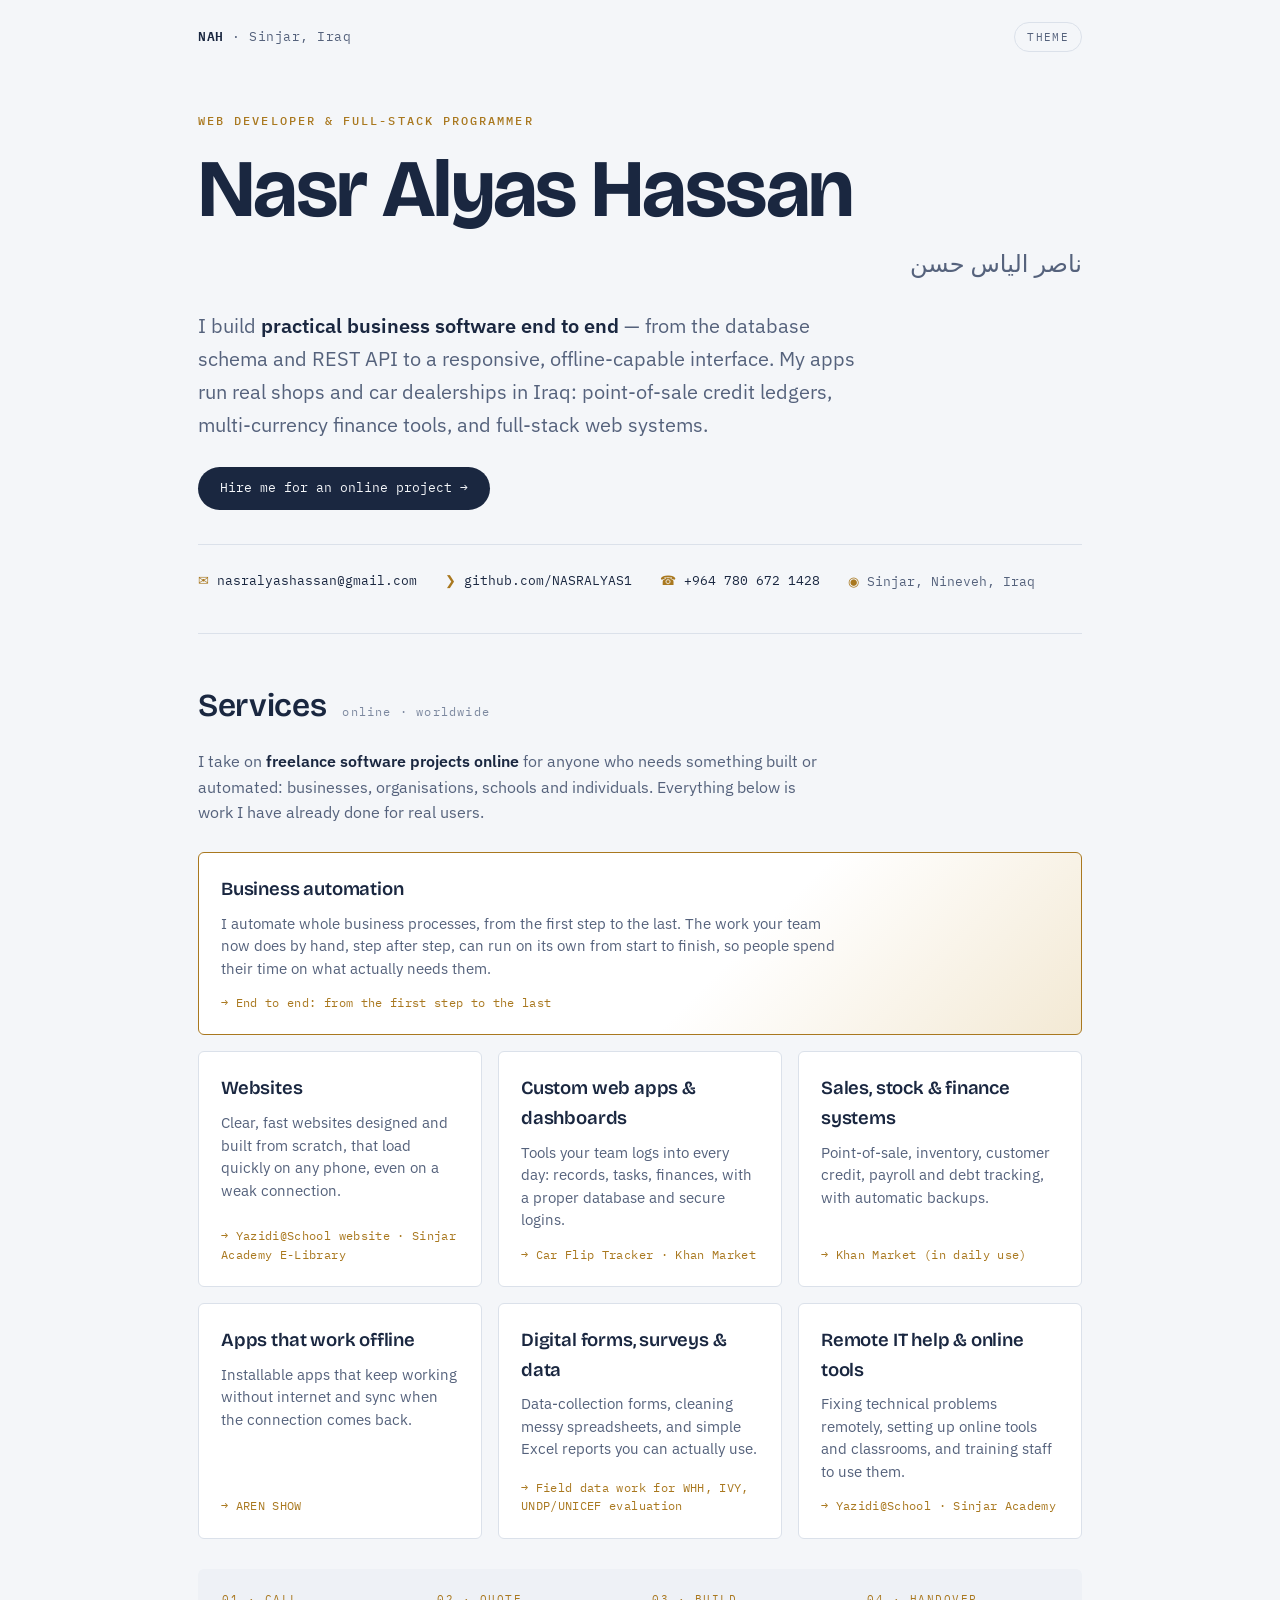
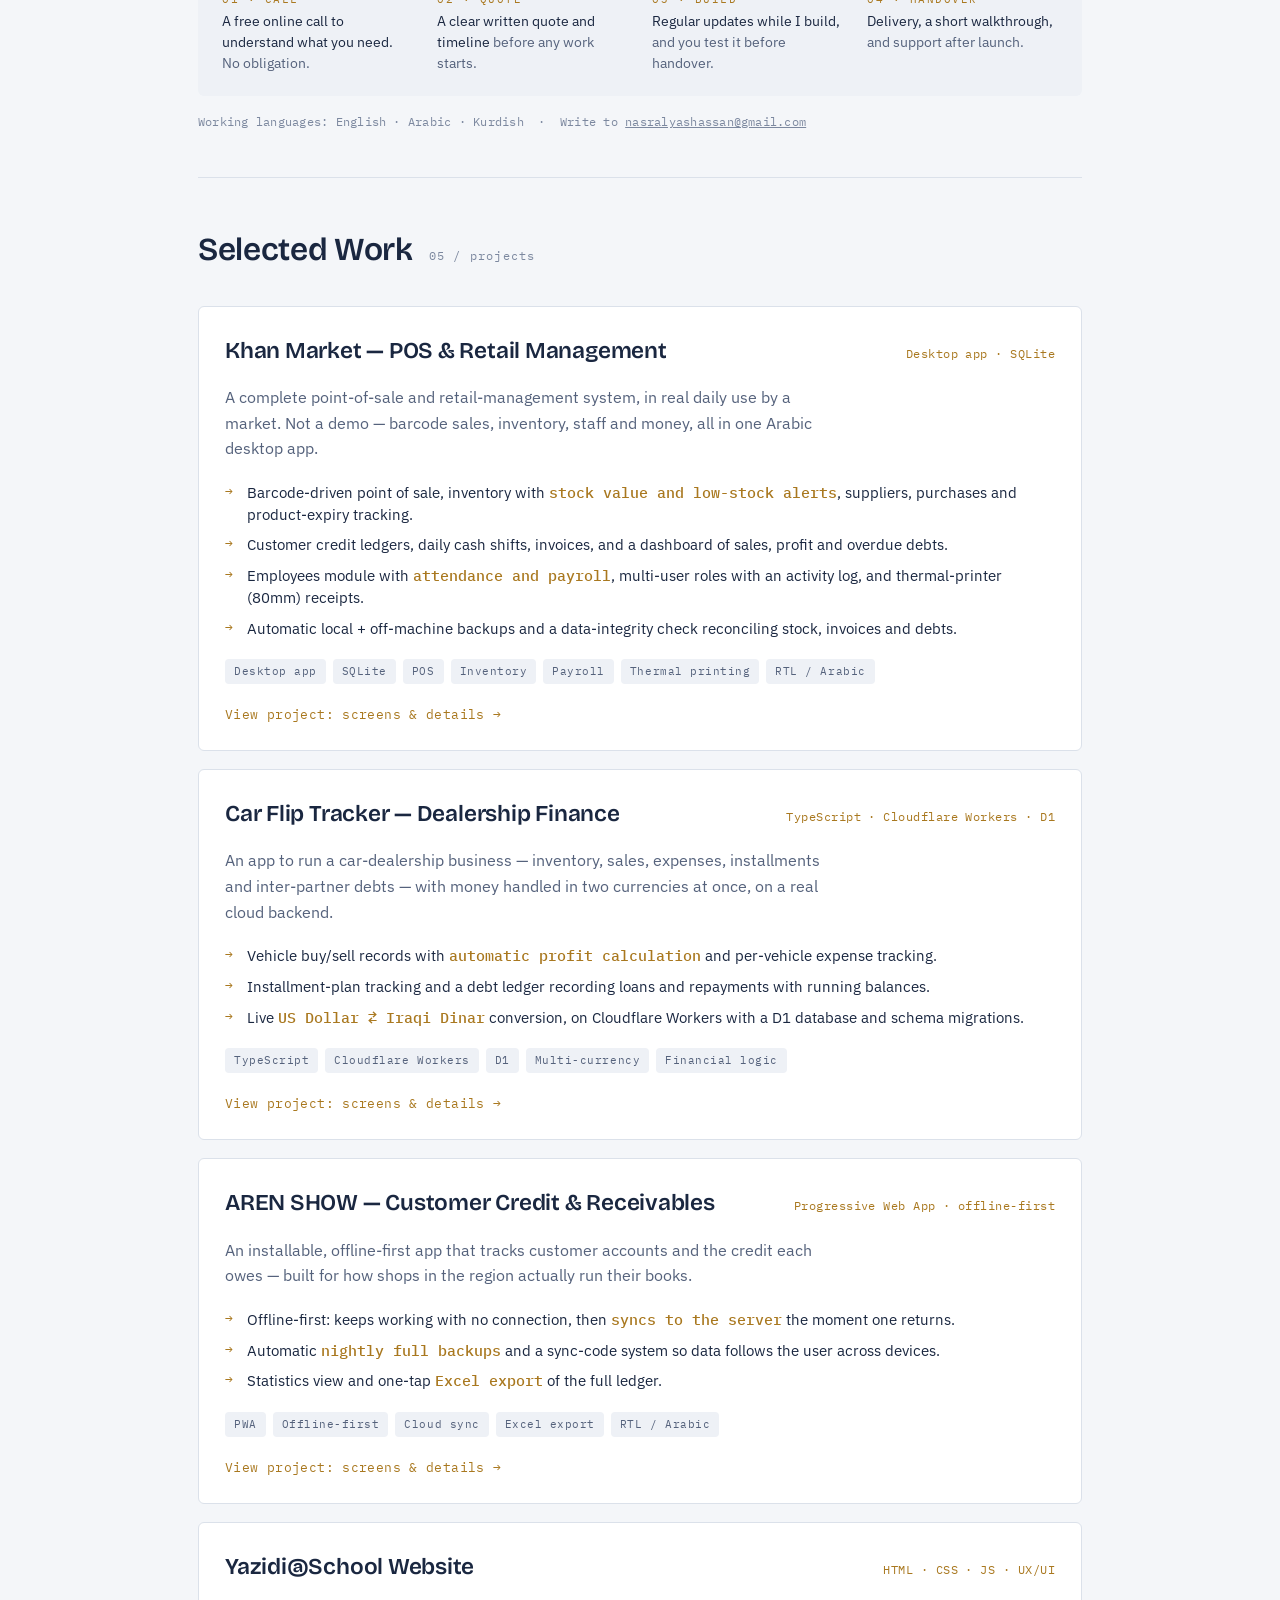
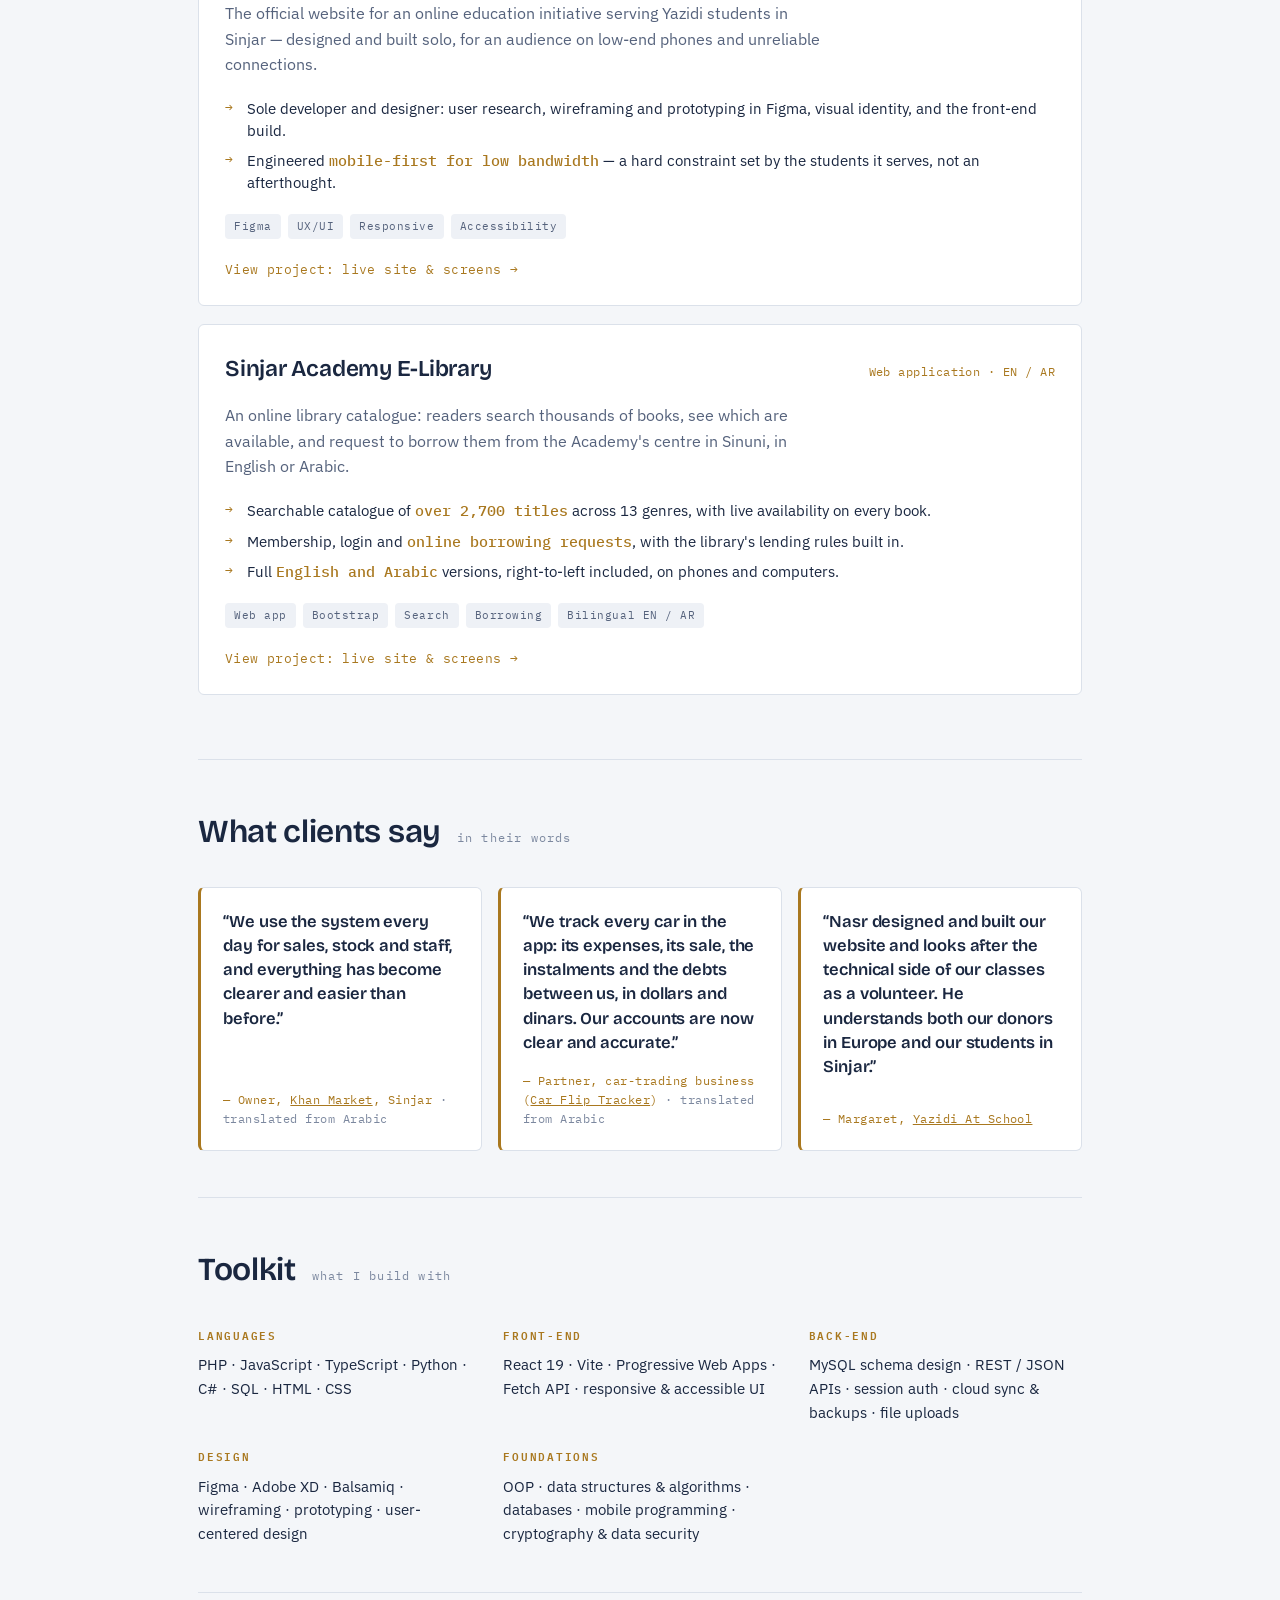
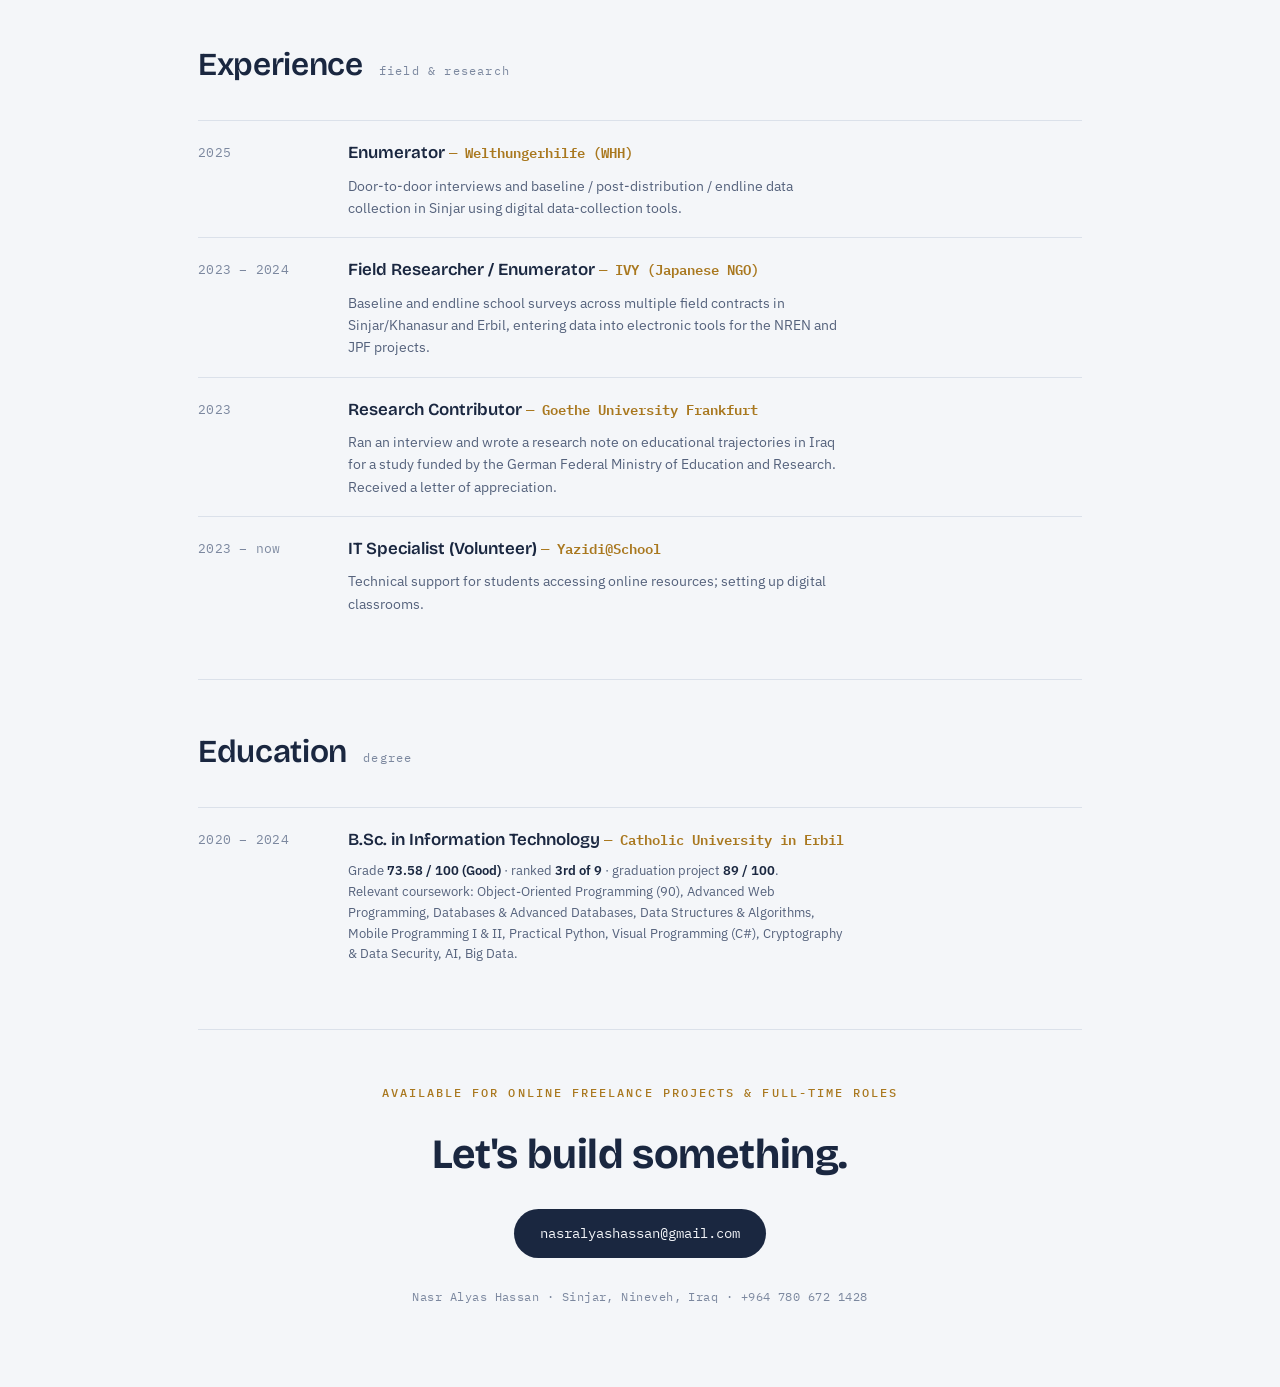
<file: index.html>
<!doctype html>
<html lang="en">
<head>
<meta charset="utf-8">
<meta name="viewport" content="width=device-width, initial-scale=1">
<title>Nasr Alyas Hassan — Developer</title>
<link rel="preconnect" href="https://fonts.googleapis.com">
<link rel="preconnect" href="https://fonts.gstatic.com" crossorigin>
<link rel="stylesheet" href="https://fonts.googleapis.com/css2?family=Bricolage+Grotesque:opsz,wght@12..96,600;12..96,700&family=IBM+Plex+Mono:wght@400;500;600&family=IBM+Plex+Sans:wght@400;500;600;700&display=swap">
<link rel="stylesheet" href="assets/site.css">
</head>
<body>

<div class="wrap">
  <div class="topbar">
    <span class="mark"><b>NAH</b> · Sinjar, Iraq</span>
    <button class="theme-btn" id="themeToggle" aria-label="Toggle color theme">Theme</button>
  </div>

  <header class="hero">
    <span class="label">Web Developer &amp; Full-Stack Programmer</span>
    <h1>Nasr Alyas Hassan</h1>
    <p class="arabic">ناصر الياس حسن</p>
    <p class="lede">I build <b>practical business software end to end</b> — from the database schema and REST API to a responsive, offline-capable interface. My apps run real shops and car dealerships in Iraq: point-of-sale credit ledgers, multi-currency finance tools, and full-stack web systems.</p>
    <a class="hero-cta" href="#services">Hire me for an online project →</a>
    <nav class="contact">
      <a href="mailto:nasralyashassan@gmail.com"><span class="k">✉</span> nasralyashassan@gmail.com</a>
      <a href="https://github.com/NASRALYAS1" target="_blank" rel="noopener"><span class="k">❯</span> github.com/NASRALYAS1</a>
      <a href="tel:+9647806721428"><span class="k">☎</span> +964 780 672 1428</a>
      <span><span class="k">◉</span> Sinjar, Nineveh, Iraq</span>
    </nav>
  </header>

  <section id="services">
    <div class="sec-head">
      <h2>Services</h2>
      <span class="count">online · worldwide</span>
    </div>
    <p class="svc-intro">I take on <b>freelance software projects online</b> for anyone who needs something built or automated: businesses, organisations, schools and individuals. Everything below is work I have already done for real users.</p>

    <div class="svc-grid">
      <div class="svc wide">
        <h3>Business automation</h3>
        <p>I automate whole business processes, from the first step to the last. The work your team now does by hand, step after step, can run on its own from start to finish, so people spend their time on what actually needs them.</p>
        <span class="proof">→ End to end: from the first step to the last</span>
      </div>
      <div class="svc">
        <h3>Websites</h3>
        <p>Clear, fast websites designed and built from scratch, that load quickly on any phone, even on a weak connection.</p>
        <span class="proof">→ Yazidi@School website · Sinjar Academy E-Library</span>
      </div>
      <div class="svc">
        <h3>Custom web apps &amp; dashboards</h3>
        <p>Tools your team logs into every day: records, tasks, finances, with a proper database and secure logins.</p>
        <span class="proof">→ Car Flip Tracker · Khan Market</span>
      </div>
      <div class="svc">
        <h3>Sales, stock &amp; finance systems</h3>
        <p>Point-of-sale, inventory, customer credit, payroll and debt tracking, with automatic backups.</p>
        <span class="proof">→ Khan Market (in daily use)</span>
      </div>
      <div class="svc">
        <h3>Apps that work offline</h3>
        <p>Installable apps that keep working without internet and sync when the connection comes back.</p>
        <span class="proof">→ AREN SHOW</span>
      </div>
      <div class="svc">
        <h3>Digital forms, surveys &amp; data</h3>
        <p>Data-collection forms, cleaning messy spreadsheets, and simple Excel reports you can actually use.</p>
        <span class="proof">→ Field data work for WHH, IVY, UNDP/UNICEF evaluation</span>
      </div>
      <div class="svc">
        <h3>Remote IT help &amp; online tools</h3>
        <p>Fixing technical problems remotely, setting up online tools and classrooms, and training staff to use them.</p>
        <span class="proof">→ Yazidi@School · Sinjar Academy</span>
      </div>
    </div>

    <div class="steps">
      <div class="step"><span class="n">01 · CALL</span>A free online call to understand what you need. <span class="sub">No obligation.</span></div>
      <div class="step"><span class="n">02 · QUOTE</span>A clear written quote and timeline <span class="sub">before any work starts.</span></div>
      <div class="step"><span class="n">03 · BUILD</span>Regular updates while I build, <span class="sub">and you test it before handover.</span></div>
      <div class="step"><span class="n">04 · HANDOVER</span>Delivery, a short walkthrough, <span class="sub">and support after launch.</span></div>
    </div>
    <p class="svc-fine">Working languages: English · Arabic · Kurdish &nbsp;·&nbsp; Write to <a href="mailto:nasralyashassan@gmail.com" style="color:inherit">nasralyashassan@gmail.com</a></p>
  </section>

  <section id="work">
    <div class="sec-head">
      <h2>Selected Work</h2>
      <span class="count">05 / projects</span>
    </div>

    <article class="project has-page">
      <div class="p-top">
        <h3>Khan Market — POS &amp; Retail Management</h3>
        <span class="stack">Desktop app · SQLite</span>
      </div>
      <p class="p-desc">A complete point-of-sale and retail-management system, <span class="fig">in real daily use by a market</span>. Not a demo — barcode sales, inventory, staff and money, all in one Arabic desktop app.</p>
      <ul>
        <li>Barcode-driven point of sale, inventory with <span class="fig">stock value and low-stock alerts</span>, suppliers, purchases and product-expiry tracking.</li>
        <li>Customer credit ledgers, daily cash shifts, invoices, and a dashboard of sales, profit and overdue debts.</li>
        <li>Employees module with <span class="fig">attendance and payroll</span>, multi-user roles with an activity log, and thermal-printer (80mm) receipts.</li>
        <li>Automatic local + off-machine backups and a data-integrity check reconciling stock, invoices and debts.</li>
      </ul>
      <div class="tags">
        <span class="tag">Desktop app</span><span class="tag">SQLite</span><span class="tag">POS</span><span class="tag">Inventory</span><span class="tag">Payroll</span><span class="tag">Thermal printing</span><span class="tag">RTL / Arabic</span>
      </div>
      <a class="more" href="projects/khan-market.html">View project: screens &amp; details →</a>
    </article>

    <article class="project has-page">
      <div class="p-top">
        <h3>Car Flip Tracker — Dealership Finance</h3>
        <span class="stack">TypeScript · Cloudflare Workers · D1</span>
      </div>
      <p class="p-desc">An app to run a car-dealership business — inventory, sales, expenses, installments and inter-partner debts — with money handled in two currencies at once, on a real cloud backend.</p>
      <ul>
        <li>Vehicle buy/sell records with <span class="fig">automatic profit calculation</span> and per-vehicle expense tracking.</li>
        <li>Installment-plan tracking and a debt ledger recording loans and repayments with running balances.</li>
        <li>Live <span class="fig">US Dollar ⇄ Iraqi Dinar</span> conversion, on Cloudflare Workers with a D1 database and schema migrations.</li>
      </ul>
      <div class="tags">
        <span class="tag">TypeScript</span><span class="tag">Cloudflare Workers</span><span class="tag">D1</span><span class="tag">Multi-currency</span><span class="tag">Financial logic</span>
      </div>
      <a class="more" href="projects/car-flip-tracker.html">View project: screens &amp; details →</a>
    </article>

    <article class="project has-page">
      <div class="p-top">
        <h3>AREN SHOW — Customer Credit &amp; Receivables</h3>
        <span class="stack">Progressive Web App · offline-first</span>
      </div>
      <p class="p-desc">An installable, offline-first app that tracks customer accounts and the credit each owes — built for how shops in the region actually run their books.</p>
      <ul>
        <li>Offline-first: keeps working with no connection, then <span class="fig">syncs to the server</span> the moment one returns.</li>
        <li>Automatic <span class="fig">nightly full backups</span> and a sync-code system so data follows the user across devices.</li>
        <li>Statistics view and one-tap <span class="fig">Excel export</span> of the full ledger.</li>
      </ul>
      <div class="tags">
        <span class="tag">PWA</span><span class="tag">Offline-first</span><span class="tag">Cloud sync</span><span class="tag">Excel export</span><span class="tag">RTL / Arabic</span>
      </div>
      <a class="more" href="projects/aren-show.html">View project: screens &amp; details →</a>
    </article>

    <article class="project has-page">
      <div class="p-top">
        <h3>Yazidi@School Website</h3>
        <span class="stack">HTML · CSS · JS · UX/UI</span>
      </div>
      <p class="p-desc">The official website for an online education initiative serving Yazidi students in Sinjar — designed and built solo, for an audience on low-end phones and unreliable connections.</p>
      <ul>
        <li>Sole developer and designer: user research, wireframing and prototyping in Figma, visual identity, and the front-end build.</li>
        <li>Engineered <span class="fig">mobile-first for low bandwidth</span> — a hard constraint set by the students it serves, not an afterthought.</li>
      </ul>
      <div class="tags">
        <span class="tag">Figma</span><span class="tag">UX/UI</span><span class="tag">Responsive</span><span class="tag">Accessibility</span>
      </div>
      <a class="more" href="projects/yazidi-at-school.html">View project: live site &amp; screens →</a>
    </article>

    <article class="project has-page">
      <div class="p-top">
        <h3>Sinjar Academy E-Library</h3>
        <span class="stack">Web application · EN / AR</span>
      </div>
      <p class="p-desc">An online library catalogue: readers search thousands of books, see which are available, and request to borrow them from the Academy's centre in Sinuni, in English or Arabic.</p>
      <ul>
        <li>Searchable catalogue of <span class="fig">over 2,700 titles</span> across 13 genres, with live availability on every book.</li>
        <li>Membership, login and <span class="fig">online borrowing requests</span>, with the library's lending rules built in.</li>
        <li>Full <span class="fig">English and Arabic</span> versions, right-to-left included, on phones and computers.</li>
      </ul>
      <div class="tags">
        <span class="tag">Web app</span><span class="tag">Bootstrap</span><span class="tag">Search</span><span class="tag">Borrowing</span><span class="tag">Bilingual EN / AR</span>
      </div>
      <a class="more" href="projects/sinjar-academy-elibrary.html">View project: live site &amp; screens →</a>
    </article>
  </section>

  <section id="clients">
    <div class="sec-head">
      <h2>What clients say</h2>
      <span class="count">in their words</span>
    </div>
    <div class="quotes">
      <figure class="testimonial">
        <blockquote><p>“We use the system every day for sales, stock and staff, and everything has become clearer and easier than before.”</p></blockquote>
        <figcaption>— Owner, <a href="projects/khan-market.html">Khan Market</a>, Sinjar <span class="tr">· translated from Arabic</span></figcaption>
      </figure>
      <figure class="testimonial">
        <blockquote><p>“We track every car in the app: its expenses, its sale, the instalments and the debts between us, in dollars and dinars. Our accounts are now clear and accurate.”</p></blockquote>
        <figcaption>— Partner, car-trading business (<a href="projects/car-flip-tracker.html">Car Flip Tracker</a>) <span class="tr">· translated from Arabic</span></figcaption>
      </figure>
      <figure class="testimonial">
        <blockquote><p>“Nasr designed and built our website and looks after the technical side of our classes as a volunteer. He understands both our donors in Europe and our students in Sinjar.”</p></blockquote>
        <figcaption>— Margaret, <a href="projects/yazidi-at-school.html">Yazidi At School</a></figcaption>
      </figure>
    </div>
  </section>

  <section>
    <div class="sec-head">
      <h2>Toolkit</h2>
      <span class="count">what I build with</span>
    </div>
    <div class="skills">
      <div class="skill-group">
        <h4>Languages</h4>
        <p>PHP · JavaScript · TypeScript · Python · C# · SQL · HTML · CSS</p>
      </div>
      <div class="skill-group">
        <h4>Front-end</h4>
        <p>React 19 · Vite · Progressive Web Apps · Fetch API · responsive &amp; accessible UI</p>
      </div>
      <div class="skill-group">
        <h4>Back-end</h4>
        <p>MySQL schema design · REST / JSON APIs · session auth · cloud sync &amp; backups · file uploads</p>
      </div>
      <div class="skill-group">
        <h4>Design</h4>
        <p>Figma · Adobe XD · Balsamiq · wireframing · prototyping · user-centered design</p>
      </div>
      <div class="skill-group">
        <h4>Foundations</h4>
        <p>OOP · data structures &amp; algorithms · databases · mobile programming · cryptography &amp; data security</p>
      </div>
    </div>
  </section>

  <section>
    <div class="sec-head">
      <h2>Experience</h2>
      <span class="count">field &amp; research</span>
    </div>
    <div class="row">
      <div class="when">2025</div>
      <div class="what">
        <h4>Enumerator <span class="org">— Welthungerhilfe (WHH)</span></h4>
        <p>Door-to-door interviews and baseline / post-distribution / endline data collection in Sinjar using digital data-collection tools.</p>
      </div>
    </div>
    <div class="row">
      <div class="when">2023 – 2024</div>
      <div class="what">
        <h4>Field Researcher / Enumerator <span class="org">— IVY (Japanese NGO)</span></h4>
        <p>Baseline and endline school surveys across multiple field contracts in Sinjar/Khanasur and Erbil, entering data into electronic tools for the NREN and JPF projects.</p>
      </div>
    </div>
    <div class="row">
      <div class="when">2023</div>
      <div class="what">
        <h4>Research Contributor <span class="org">— Goethe University Frankfurt</span></h4>
        <p>Ran an interview and wrote a research note on educational trajectories in Iraq for a study funded by the German Federal Ministry of Education and Research. Received a letter of appreciation.</p>
      </div>
    </div>
    <div class="row">
      <div class="when">2023 – now</div>
      <div class="what">
        <h4>IT Specialist (Volunteer) <span class="org">— Yazidi@School</span></h4>
        <p>Technical support for students accessing online resources; setting up digital classrooms.</p>
      </div>
    </div>
  </section>

  <section>
    <div class="sec-head">
      <h2>Education</h2>
      <span class="count">degree</span>
    </div>
    <div class="row">
      <div class="when">2020 – 2024</div>
      <div class="what">
        <h4>B.Sc. in Information Technology <span class="org">— Catholic University in Erbil</span></h4>
        <p class="grade">Grade <b>73.58 / 100 (Good)</b> · ranked <b>3rd of 9</b> · graduation project <b>89 / 100</b>.<br>
        Relevant coursework: Object-Oriented Programming (90), Advanced Web Programming, Databases &amp; Advanced Databases, Data Structures &amp; Algorithms, Mobile Programming I &amp; II, Practical Python, Visual Programming (C#), Cryptography &amp; Data Security, AI, Big Data.</p>
      </div>
    </div>
  </section>

  <footer>
    <span class="label">Available for online freelance projects &amp; full-time roles</span>
    <p class="big">Let's build something.</p>
    <a class="cta" href="mailto:nasralyashassan@gmail.com">nasralyashassan@gmail.com</a>
    <p class="fine">Nasr Alyas Hassan · Sinjar, Nineveh, Iraq · +964 780 672 1428</p>
  </footer>
</div>

<script src="assets/theme.js"></script>
</body>
</html>
</file>
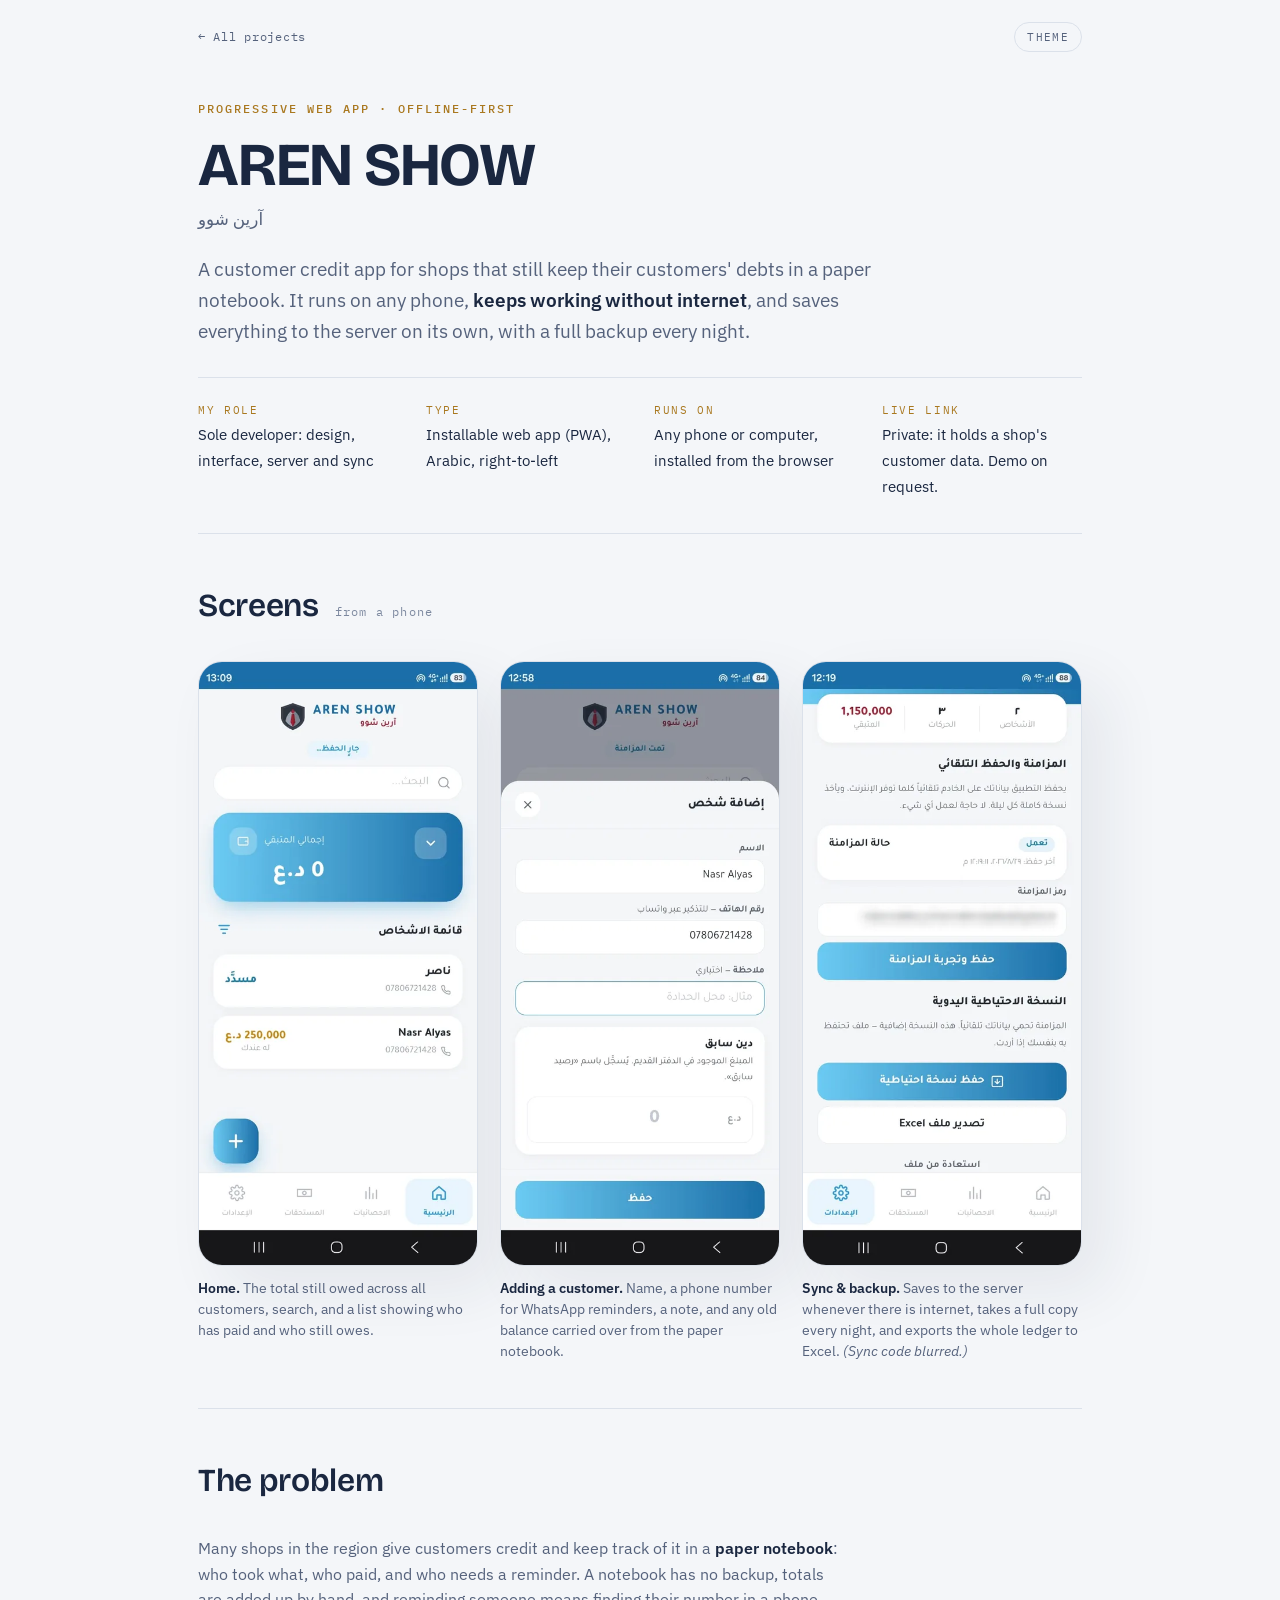
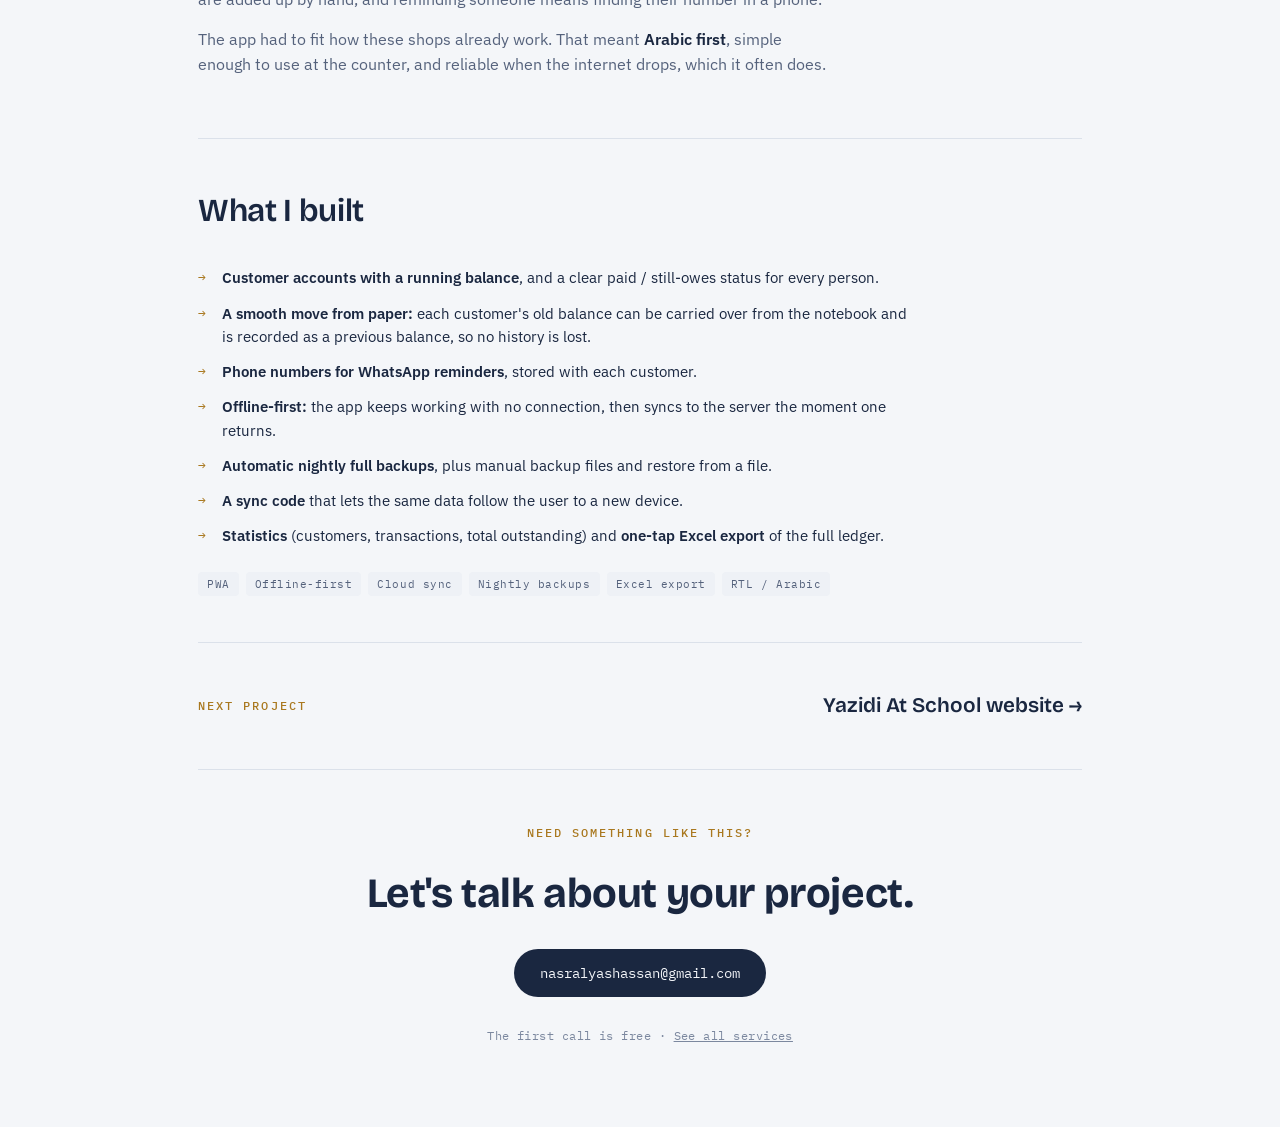
<file: projects/aren-show.html>
<!doctype html>
<html lang="en">
<head>
<meta charset="utf-8">
<meta name="viewport" content="width=device-width, initial-scale=1">
<title>AREN SHOW — Customer Credit App · Nasr Alyas Hassan</title>
<meta name="description" content="An offline-first customer credit and receivables app for shops, built by Nasr Alyas Hassan. Works without internet, syncs automatically, backs up every night.">
<meta property="og:title" content="AREN SHOW — Customer Credit App">
<meta property="og:description" content="An offline-first app that replaces a shop's paper credit notebook. Built by Nasr Alyas Hassan.">
<meta property="og:image" content="https://nasralyas1.github.io/assets/projects/aren-show/home.webp">
<link rel="preconnect" href="https://fonts.googleapis.com">
<link rel="preconnect" href="https://fonts.gstatic.com" crossorigin>
<link rel="stylesheet" href="https://fonts.googleapis.com/css2?family=Bricolage+Grotesque:opsz,wght@12..96,600;12..96,700&family=IBM+Plex+Mono:wght@400;500;600&family=IBM+Plex+Sans:wght@400;500;600;700&display=swap">
<link rel="stylesheet" href="../assets/site.css">
</head>
<body>

<div class="wrap">
  <div class="topbar">
    <a class="back" href="../index.html#work">← All projects</a>
    <button class="theme-btn" id="themeToggle" aria-label="Toggle color theme">Theme</button>
  </div>

  <header class="case-hero">
    <span class="label">Progressive Web App · Offline-first</span>
    <h1>AREN SHOW</h1>
    <p class="sub"><span lang="ar" dir="rtl">آرين شوو</span></p>
    <p class="lede">A customer credit app for shops that still keep their customers' debts in a paper notebook. It runs on any phone, <b>keeps working without internet</b>, and saves everything to the server on its own, with a full backup every night.</p>
    <div class="facts">
      <div class="fact"><span class="k">My role</span><span class="v">Sole developer: design, interface, server and sync</span></div>
      <div class="fact"><span class="k">Type</span><span class="v">Installable web app (PWA), Arabic, right-to-left</span></div>
      <div class="fact"><span class="k">Runs on</span><span class="v">Any phone or computer, installed from the browser</span></div>
      <div class="fact"><span class="k">Live link</span><span class="v">Private: it holds a shop's customer data. Demo on request.</span></div>
    </div>
  </header>

  <section>
    <div class="sec-head">
      <h2>Screens</h2>
      <span class="count">from a phone</span>
    </div>
    <div class="shots phones">
      <figure class="shot">
        <img src="../assets/projects/aren-show/home.webp" width="480" height="1041" loading="lazy" alt="AREN SHOW home screen in Arabic: total amount outstanding, a search bar, and a list of customers showing who has paid and who still owes.">
        <figcaption><b>Home.</b> The total still owed across all customers, search, and a list showing who has paid and who still owes.</figcaption>
      </figure>
      <figure class="shot">
        <img src="../assets/projects/aren-show/add-customer.webp" width="480" height="1041" loading="lazy" alt="The add-customer form in Arabic, with fields for name, phone number for WhatsApp reminders, an optional note, and a previous debt carried over from the old notebook.">
        <figcaption><b>Adding a customer.</b> Name, a phone number for WhatsApp reminders, a note, and any old balance carried over from the paper notebook.</figcaption>
      </figure>
      <figure class="shot">
        <img src="../assets/projects/aren-show/sync-backup.webp" width="480" height="1041" loading="lazy" alt="The settings screen in Arabic showing summary statistics, sync status marked as working, a blurred sync code, and buttons for manual backup and Excel export.">
        <figcaption><b>Sync &amp; backup.</b> Saves to the server whenever there is internet, takes a full copy every night, and exports the whole ledger to Excel. <i>(Sync code blurred.)</i></figcaption>
      </figure>
    </div>
  </section>

  <section>
    <div class="sec-head">
      <h2>The problem</h2>
    </div>
    <div class="prose">
      <p>Many shops in the region give customers credit and keep track of it in a <b>paper notebook</b>: who took what, who paid, and who needs a reminder. A notebook has no backup, totals are added up by hand, and reminding someone means finding their number in a phone.</p>
      <p>The app had to fit how these shops already work. That meant <b>Arabic first</b>, simple enough to use at the counter, and reliable when the internet drops, which it often does.</p>
    </div>
  </section>

  <section>
    <div class="sec-head">
      <h2>What I built</h2>
    </div>
    <ul class="feature-list">
      <li><b>Customer accounts with a running balance</b>, and a clear paid / still-owes status for every person.</li>
      <li><b>A smooth move from paper:</b> each customer's old balance can be carried over from the notebook and is recorded as a previous balance, so no history is lost.</li>
      <li><b>Phone numbers for WhatsApp reminders</b>, stored with each customer.</li>
      <li><b>Offline-first:</b> the app keeps working with no connection, then syncs to the server the moment one returns.</li>
      <li><b>Automatic nightly full backups</b>, plus manual backup files and restore from a file.</li>
      <li><b>A sync code</b> that lets the same data follow the user to a new device.</li>
      <li><b>Statistics</b> (customers, transactions, total outstanding) and <b>one-tap Excel export</b> of the full ledger.</li>
    </ul>
    <div class="tags" style="margin-top:24px">
      <span class="tag">PWA</span><span class="tag">Offline-first</span><span class="tag">Cloud sync</span><span class="tag">Nightly backups</span><span class="tag">Excel export</span><span class="tag">RTL / Arabic</span>
    </div>
  </section>

  <section>
    <div class="next-proj">
      <span class="label">Next project</span>
      <a href="yazidi-at-school.html">Yazidi At School website →</a>
    </div>
  </section>

  <footer>
    <span class="label">Need something like this?</span>
    <p class="big">Let's talk about your project.</p>
    <a class="cta" href="mailto:nasralyashassan@gmail.com?subject=Project%20enquiry">nasralyashassan@gmail.com</a>
    <p class="fine">The first call is free · <a href="../index.html#services" style="color:inherit">See all services</a></p>
  </footer>
</div>

<script src="../assets/theme.js"></script>
</body>
</html>
</file>
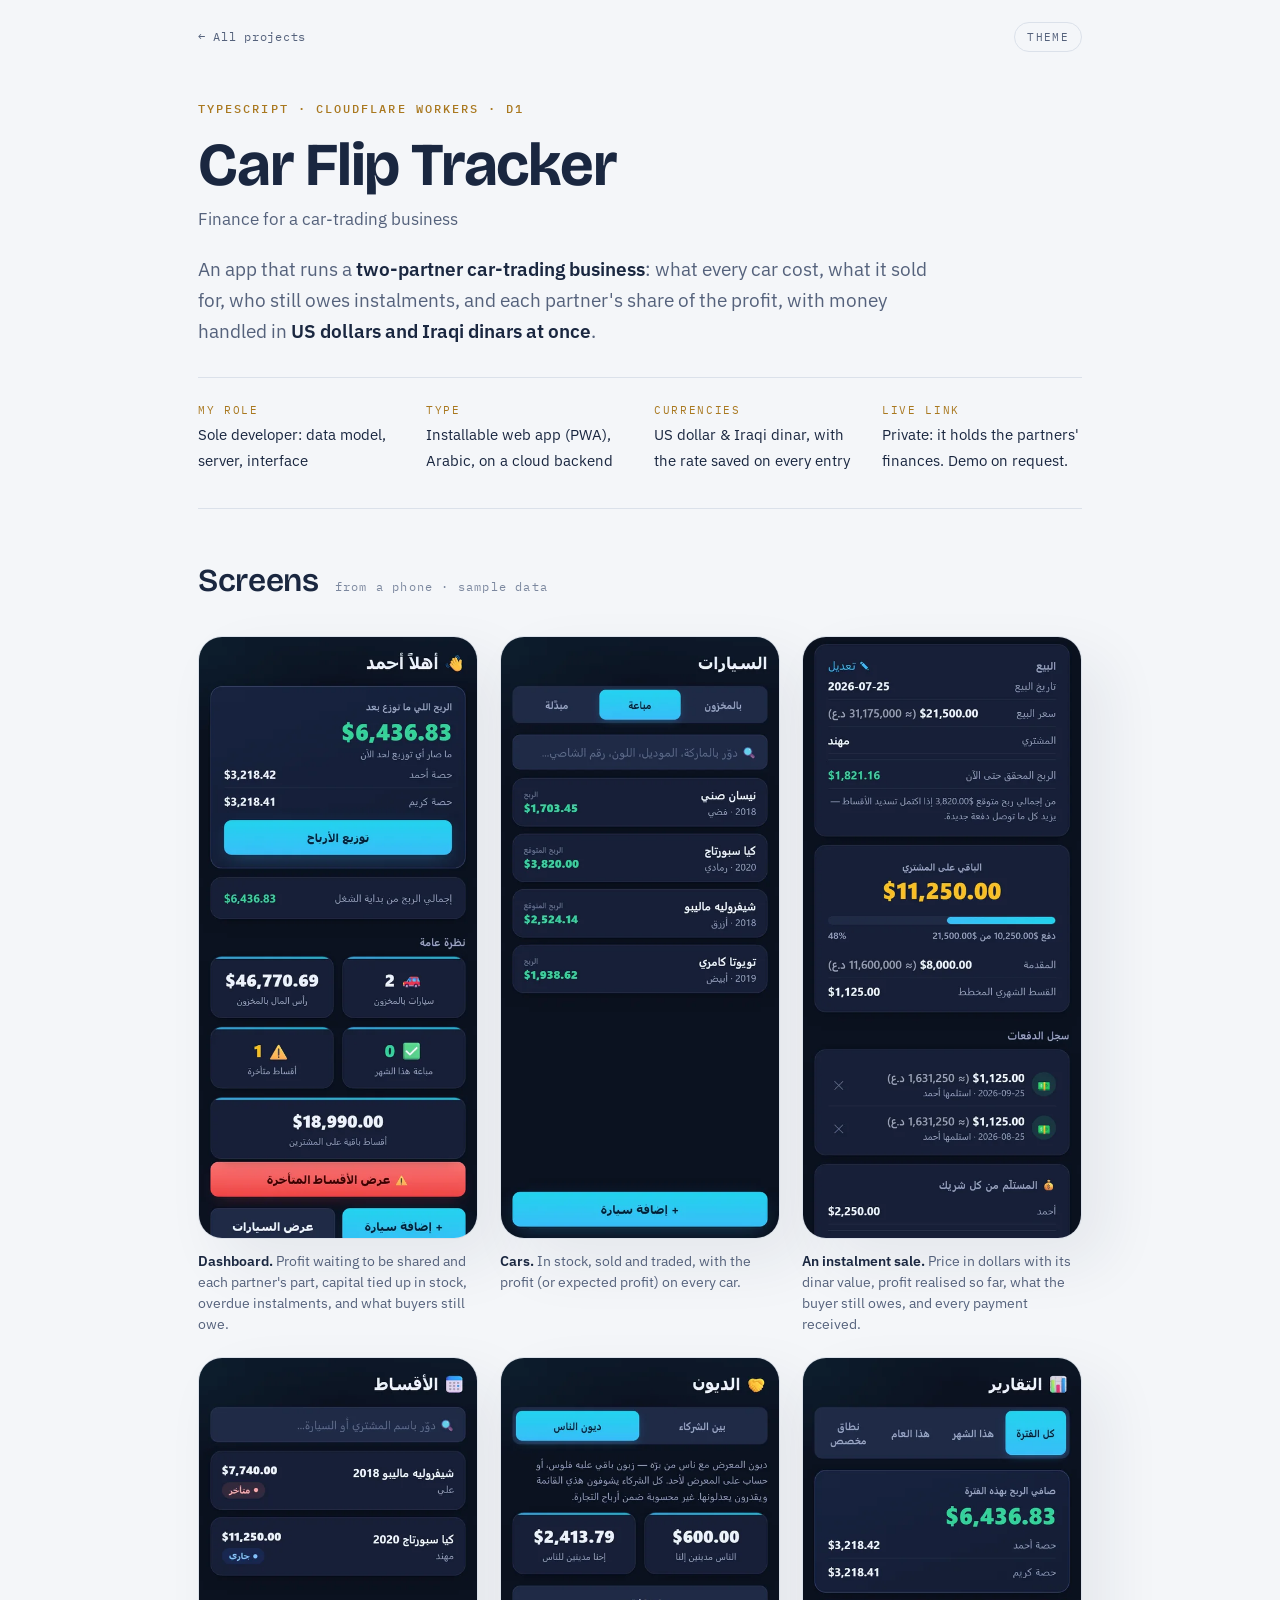
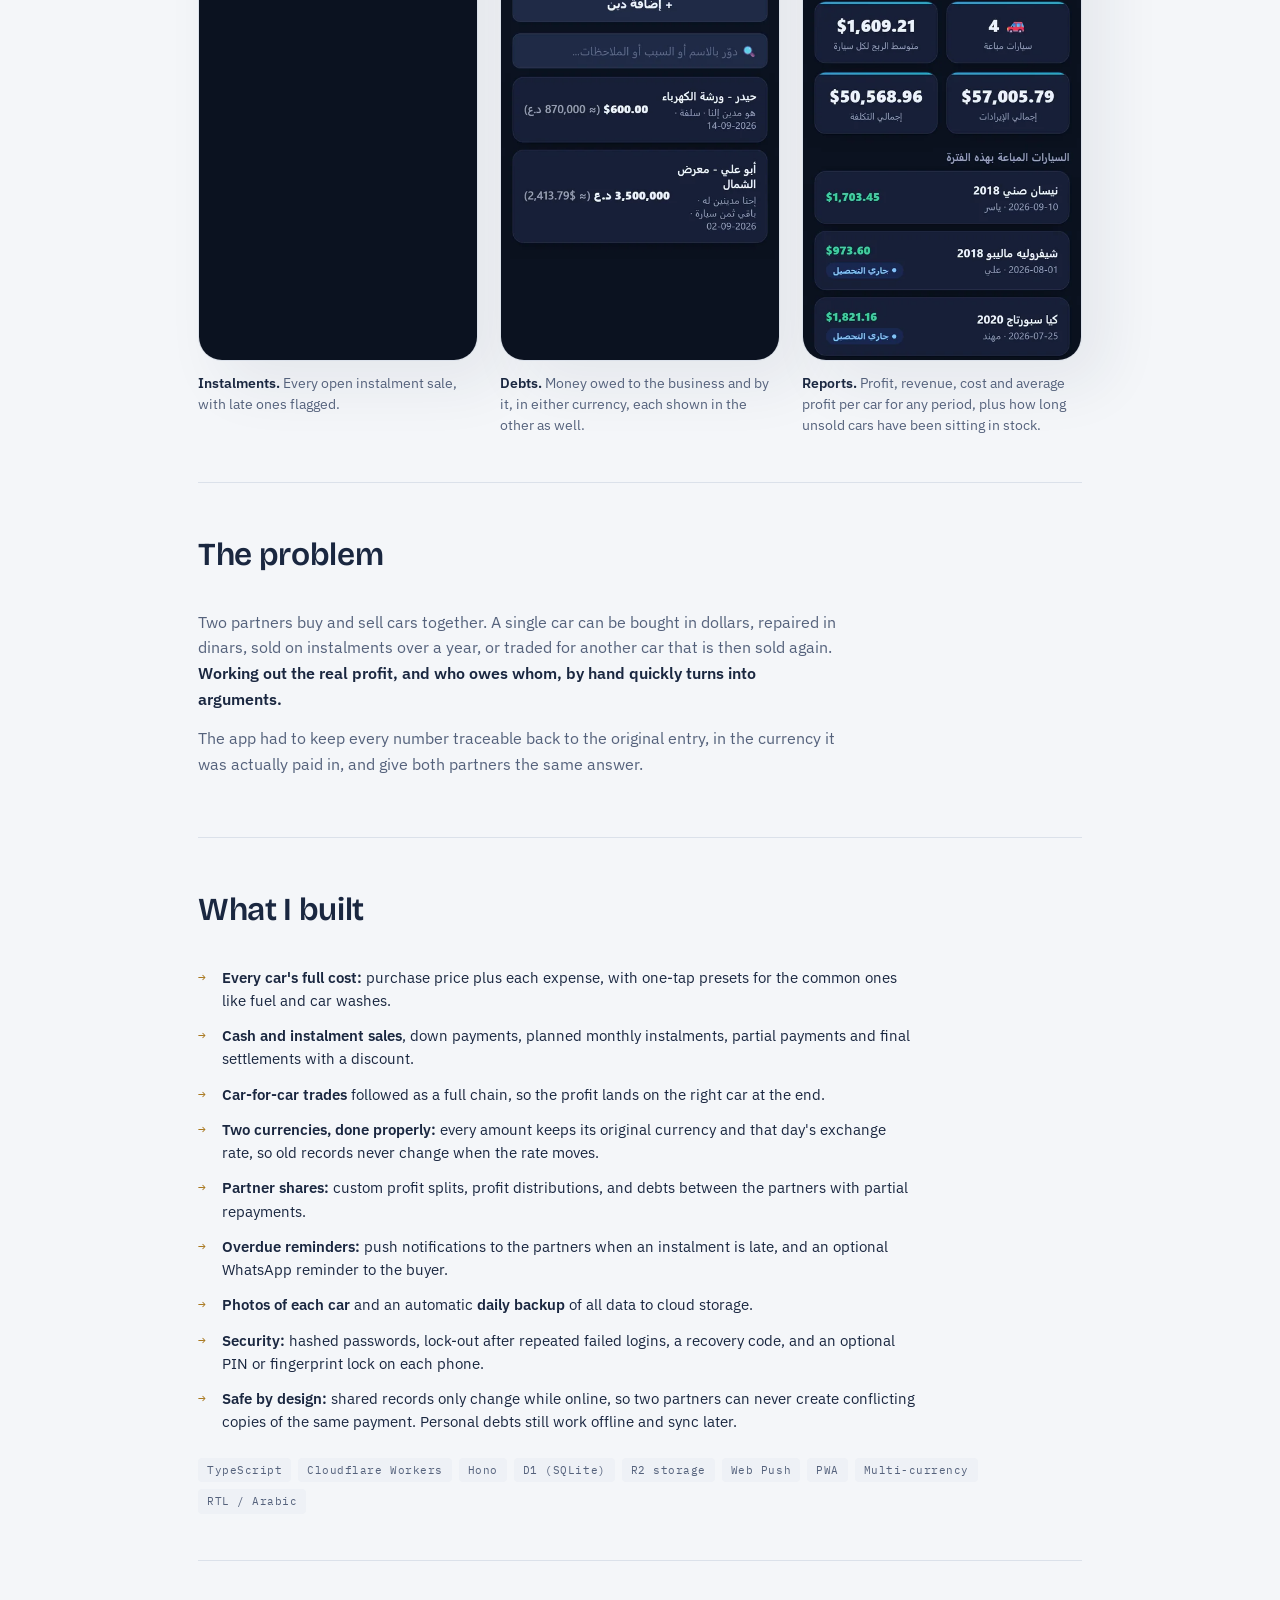
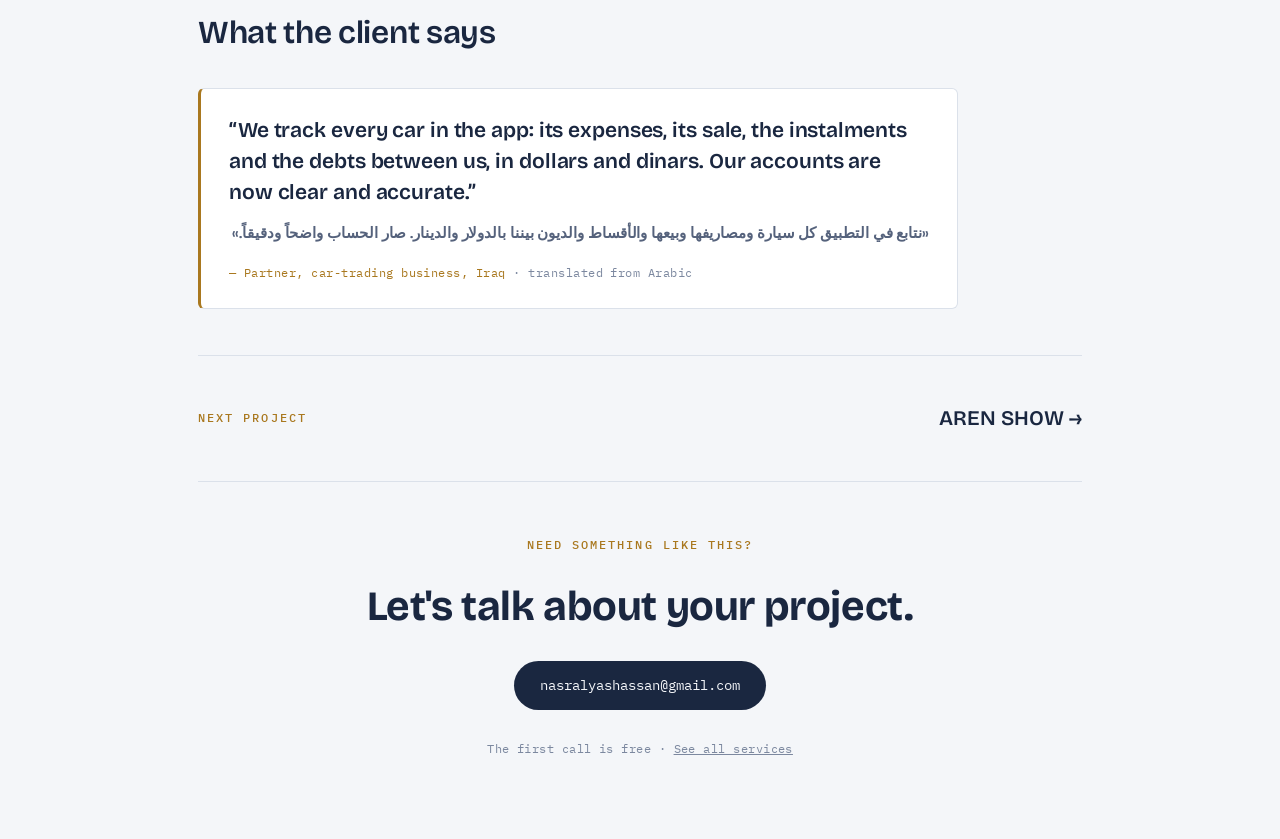
<file: projects/car-flip-tracker.html>
<!doctype html>
<html lang="en">
<head>
<meta charset="utf-8">
<meta name="viewport" content="width=device-width, initial-scale=1">
<title>Car Flip Tracker — Dealership Finance · Nasr Alyas Hassan</title>
<meta name="description" content="A finance app for a two-partner car-trading business: every car's costs, cash and instalment sales, trades, partner shares and debts, in US dollars and Iraqi dinars. Built by Nasr Alyas Hassan.">
<meta property="og:title" content="Car Flip Tracker — Dealership Finance">
<meta property="og:description" content="A finance app that runs a two-partner car-trading business in two currencies. Built by Nasr Alyas Hassan.">
<meta property="og:image" content="https://nasralyas1.github.io/assets/projects/car-flip-tracker/dashboard.webp">
<link rel="preconnect" href="https://fonts.googleapis.com">
<link rel="preconnect" href="https://fonts.gstatic.com" crossorigin>
<link rel="stylesheet" href="https://fonts.googleapis.com/css2?family=Bricolage+Grotesque:opsz,wght@12..96,600;12..96,700&family=IBM+Plex+Mono:wght@400;500;600&family=IBM+Plex+Sans:wght@400;500;600;700&display=swap">
<link rel="stylesheet" href="../assets/site.css">
</head>
<body>

<div class="wrap">
  <div class="topbar">
    <a class="back" href="../index.html#work">← All projects</a>
    <button class="theme-btn" id="themeToggle" aria-label="Toggle color theme">Theme</button>
  </div>

  <header class="case-hero">
    <span class="label">TypeScript · Cloudflare Workers · D1</span>
    <h1>Car Flip Tracker</h1>
    <p class="sub">Finance for a car-trading business</p>
    <p class="lede">An app that runs a <b>two-partner car-trading business</b>: what every car cost, what it sold for, who still owes instalments, and each partner's share of the profit, with money handled in <b>US dollars and Iraqi dinars at once</b>.</p>
    <div class="facts">
      <div class="fact"><span class="k">My role</span><span class="v">Sole developer: data model, server, interface</span></div>
      <div class="fact"><span class="k">Type</span><span class="v">Installable web app (PWA), Arabic, on a cloud backend</span></div>
      <div class="fact"><span class="k">Currencies</span><span class="v">US dollar &amp; Iraqi dinar, with the rate saved on every entry</span></div>
      <div class="fact"><span class="k">Live link</span><span class="v">Private: it holds the partners' finances. Demo on request.</span></div>
    </div>
  </header>

  <section>
    <div class="sec-head">
      <h2>Screens</h2>
      <span class="count">from a phone · sample data</span>
    </div>
    <div class="shots phones">
      <figure class="shot">
        <img src="../assets/projects/car-flip-tracker/dashboard.webp" width="480" height="1039" loading="lazy" alt="Dashboard in Arabic: profit not yet distributed with each partner's share, a button to distribute profits, capital tied up in stock, cars in stock, overdue instalments, and money still owed by buyers.">
        <figcaption><b>Dashboard.</b> Profit waiting to be shared and each partner's part, capital tied up in stock, overdue instalments, and what buyers still owe.</figcaption>
      </figure>
      <figure class="shot">
        <img src="../assets/projects/car-flip-tracker/cars-sold.webp" width="480" height="1039" loading="lazy" alt="List of sold cars in Arabic, each with its profit, and tabs for cars in stock, sold and traded.">
        <figcaption><b>Cars.</b> In stock, sold and traded, with the profit (or expected profit) on every car.</figcaption>
      </figure>
      <figure class="shot">
        <img src="../assets/projects/car-flip-tracker/sale-installments.webp" width="480" height="1039" loading="lazy" alt="A car's sale record in Arabic: sale price in dollars with its dinar equivalent, profit realised so far, the remaining balance on the buyer with a progress bar, the down payment, the planned monthly instalment, and the payment history.">
        <figcaption><b>An instalment sale.</b> Price in dollars with its dinar value, profit realised so far, what the buyer still owes, and every payment received.</figcaption>
      </figure>
      <figure class="shot">
        <img src="../assets/projects/car-flip-tracker/installments.webp" width="480" height="1039" loading="lazy" alt="Instalments screen in Arabic listing open instalment sales, one marked as overdue in red and one as current.">
        <figcaption><b>Instalments.</b> Every open instalment sale, with late ones flagged.</figcaption>
      </figure>
      <figure class="shot">
        <img src="../assets/projects/car-flip-tracker/people-debts.webp" width="480" height="1039" loading="lazy" alt="Debts screen in Arabic: totals owed to the business and owed by it, and a list of debts in dollars and dinars, each converted to the other currency.">
        <figcaption><b>Debts.</b> Money owed to the business and by it, in either currency, each shown in the other as well.</figcaption>
      </figure>
      <figure class="shot">
        <img src="../assets/projects/car-flip-tracker/reports.webp" width="480" height="1039" loading="lazy" alt="Reports screen in Arabic: net profit for the selected period with each partner's share, cars sold, average profit per car, total cost and total revenue, and the list of cars sold in the period.">
        <figcaption><b>Reports.</b> Profit, revenue, cost and average profit per car for any period, plus how long unsold cars have been sitting in stock.</figcaption>
      </figure>
    </div>
  </section>

  <section>
    <div class="sec-head">
      <h2>The problem</h2>
    </div>
    <div class="prose">
      <p>Two partners buy and sell cars together. A single car can be bought in dollars, repaired in dinars, sold on instalments over a year, or traded for another car that is then sold again. <b>Working out the real profit, and who owes whom, by hand quickly turns into arguments.</b></p>
      <p>The app had to keep every number traceable back to the original entry, in the currency it was actually paid in, and give both partners the same answer.</p>
    </div>
  </section>

  <section>
    <div class="sec-head">
      <h2>What I built</h2>
    </div>
    <ul class="feature-list">
      <li><b>Every car's full cost:</b> purchase price plus each expense, with one-tap presets for the common ones like fuel and car washes.</li>
      <li><b>Cash and instalment sales</b>, down payments, planned monthly instalments, partial payments and final settlements with a discount.</li>
      <li><b>Car-for-car trades</b> followed as a full chain, so the profit lands on the right car at the end.</li>
      <li><b>Two currencies, done properly:</b> every amount keeps its original currency and that day's exchange rate, so old records never change when the rate moves.</li>
      <li><b>Partner shares:</b> custom profit splits, profit distributions, and debts between the partners with partial repayments.</li>
      <li><b>Overdue reminders:</b> push notifications to the partners when an instalment is late, and an optional WhatsApp reminder to the buyer.</li>
      <li><b>Photos of each car</b> and an automatic <b>daily backup</b> of all data to cloud storage.</li>
      <li><b>Security:</b> hashed passwords, lock-out after repeated failed logins, a recovery code, and an optional PIN or fingerprint lock on each phone.</li>
      <li><b>Safe by design:</b> shared records only change while online, so two partners can never create conflicting copies of the same payment. Personal debts still work offline and sync later.</li>
    </ul>
    <div class="tags" style="margin-top:24px">
      <span class="tag">TypeScript</span><span class="tag">Cloudflare Workers</span><span class="tag">Hono</span><span class="tag">D1 (SQLite)</span><span class="tag">R2 storage</span><span class="tag">Web Push</span><span class="tag">PWA</span><span class="tag">Multi-currency</span><span class="tag">RTL / Arabic</span>
    </div>
  </section>

  <section>
    <div class="sec-head">
      <h2>What the client says</h2>
    </div>
    <figure class="testimonial">
      <blockquote>
        <p>“We track every car in the app: its expenses, its sale, the instalments and the debts between us, in dollars and dinars. Our accounts are now clear and accurate.”</p>
        <p class="original" lang="ar" dir="rtl">«نتابع في التطبيق كل سيارة ومصاريفها وبيعها والأقساط والديون بيننا بالدولار والدينار. صار الحساب واضحاً ودقيقاً.»</p>
      </blockquote>
      <figcaption>— Partner, car-trading business, Iraq <span class="tr">· translated from Arabic</span></figcaption>
    </figure>
  </section>

  <section>
    <div class="next-proj">
      <span class="label">Next project</span>
      <a href="aren-show.html">AREN SHOW →</a>
    </div>
  </section>

  <footer>
    <span class="label">Need something like this?</span>
    <p class="big">Let's talk about your project.</p>
    <a class="cta" href="mailto:nasralyashassan@gmail.com?subject=Project%20enquiry">nasralyashassan@gmail.com</a>
    <p class="fine">The first call is free · <a href="../index.html#services" style="color:inherit">See all services</a></p>
  </footer>
</div>

<script src="../assets/theme.js"></script>
</body>
</html>
</file>
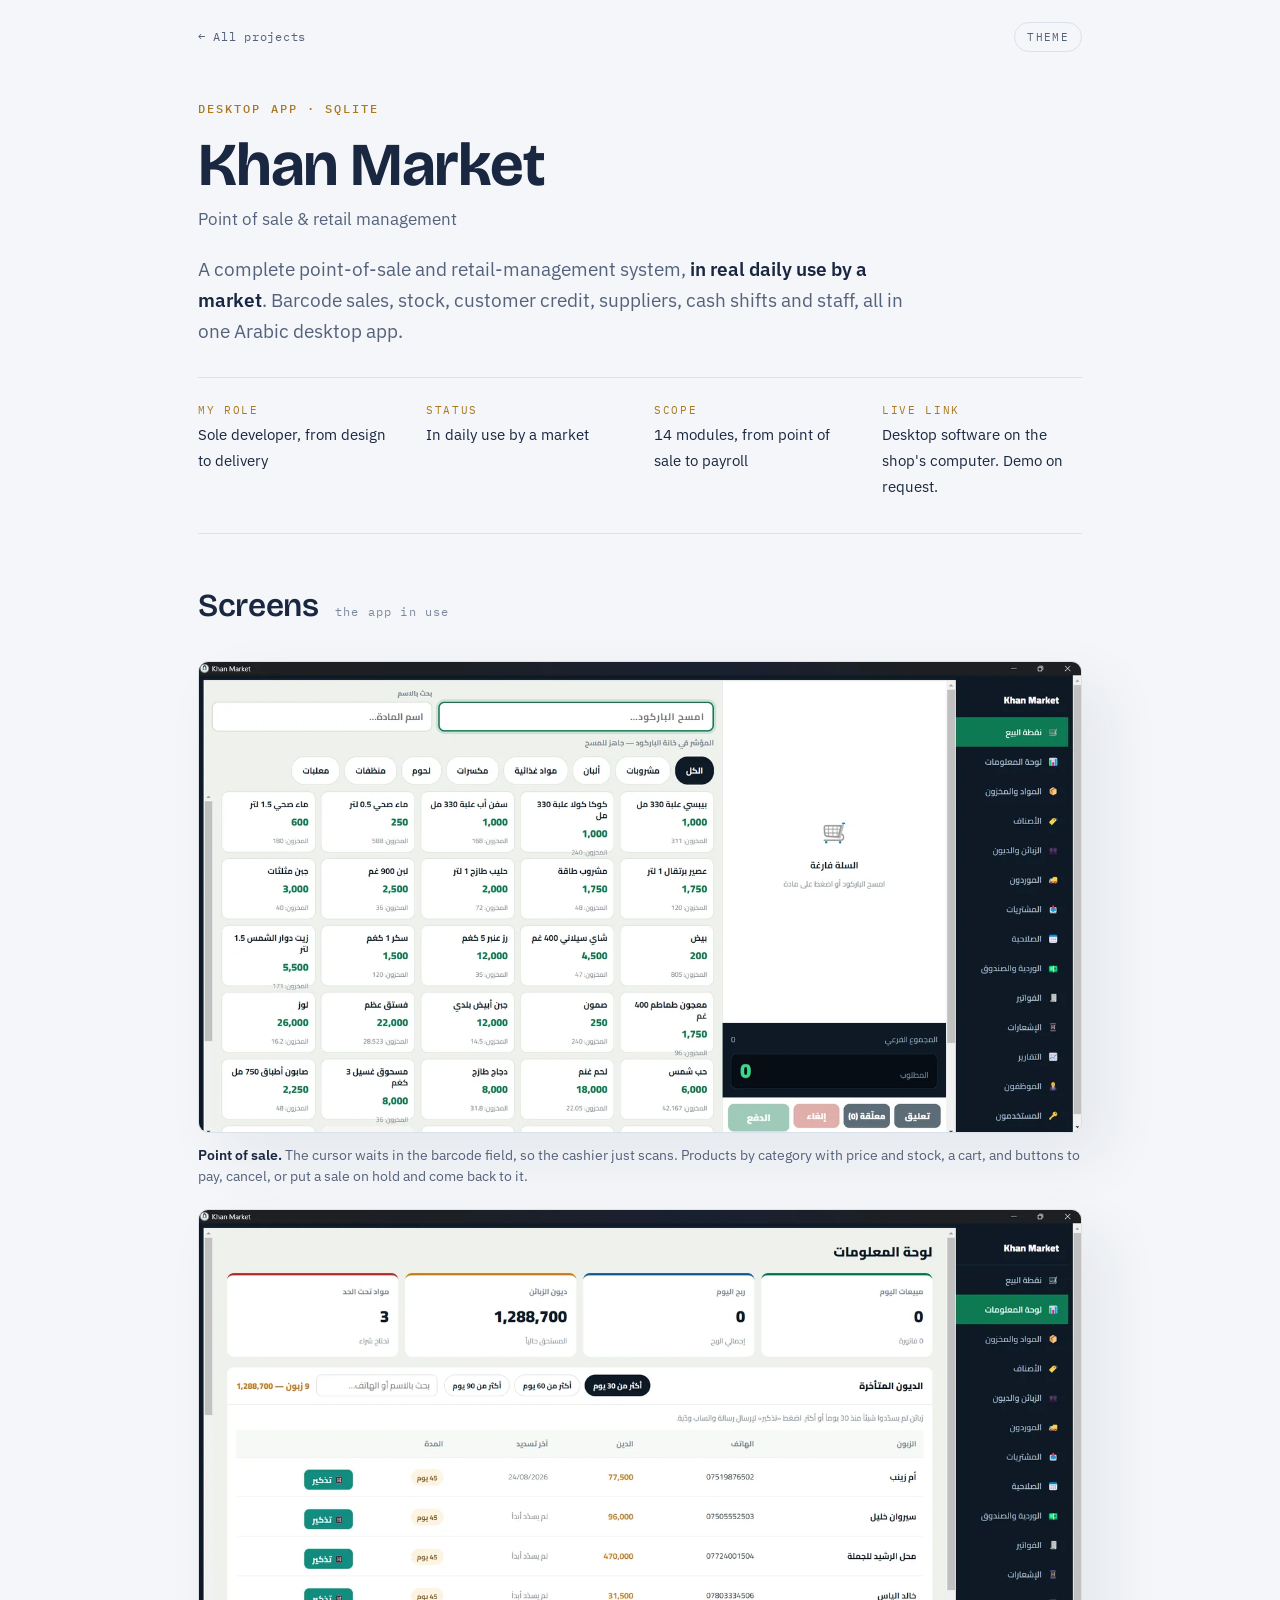
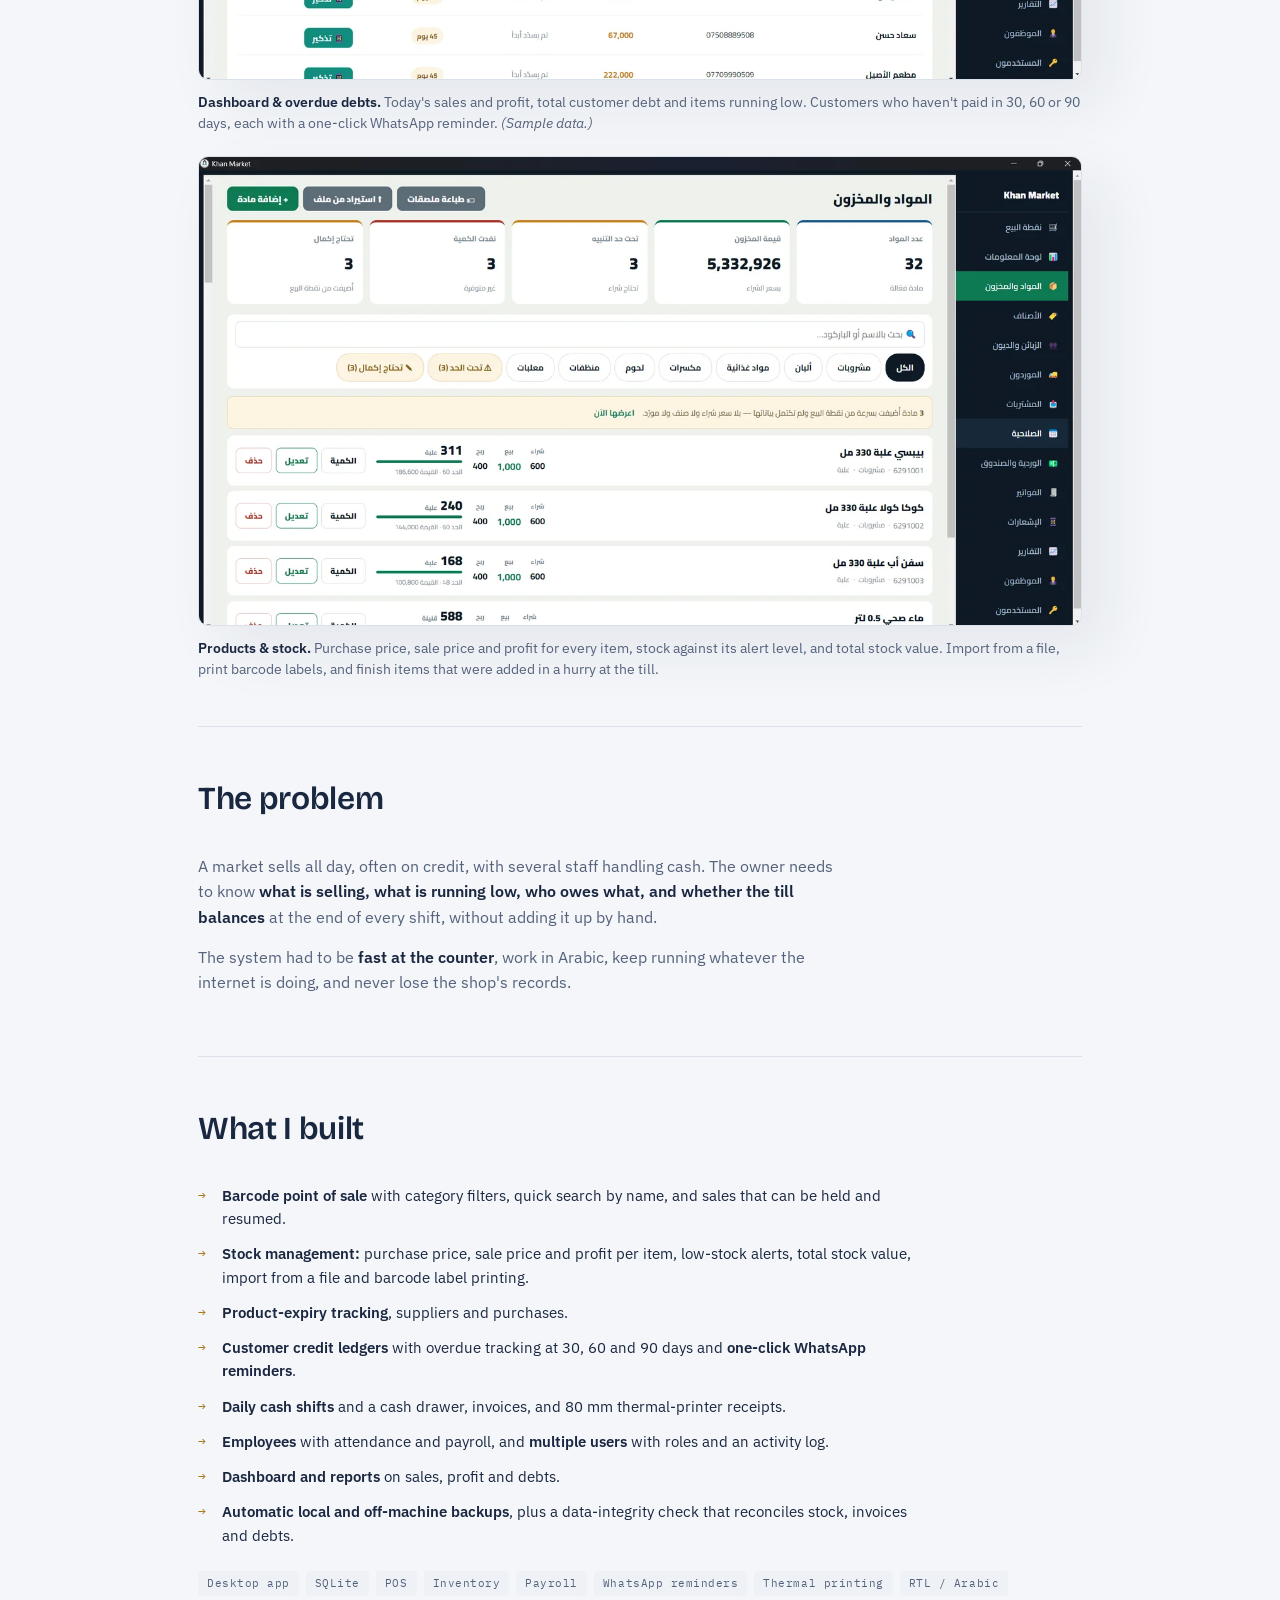
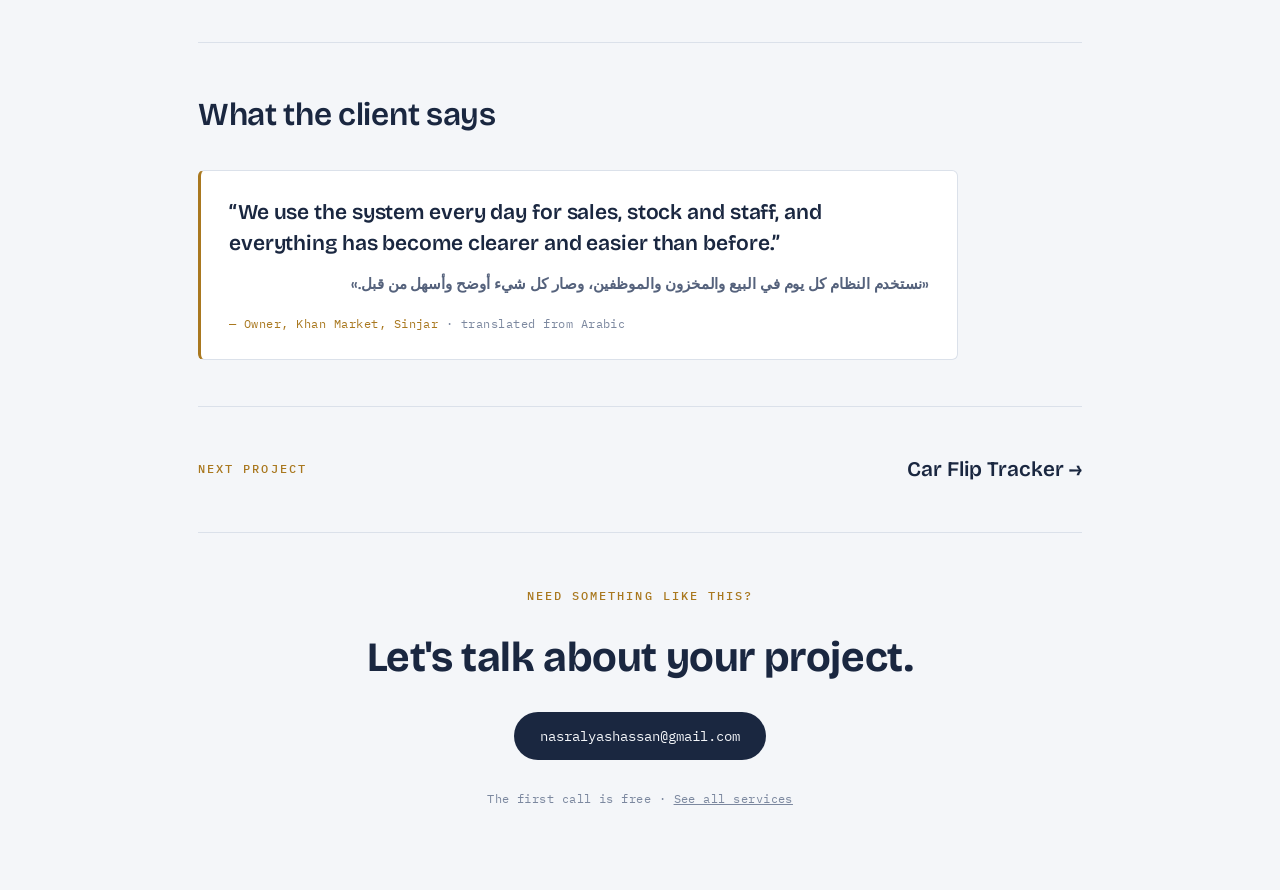
<file: projects/khan-market.html>
<!doctype html>
<html lang="en">
<head>
<meta charset="utf-8">
<meta name="viewport" content="width=device-width, initial-scale=1">
<title>Khan Market — POS &amp; Retail Management · Nasr Alyas Hassan</title>
<meta name="description" content="A point-of-sale and retail-management desktop system in daily use by a market: barcode sales, stock, customer credit, shifts, payroll and backups. Built by Nasr Alyas Hassan.">
<meta property="og:title" content="Khan Market — POS &amp; Retail Management">
<meta property="og:description" content="A point-of-sale and retail-management system in daily use by a market. Built by Nasr Alyas Hassan.">
<meta property="og:image" content="https://nasralyas1.github.io/assets/projects/khan-market/point-of-sale.webp">
<link rel="preconnect" href="https://fonts.googleapis.com">
<link rel="preconnect" href="https://fonts.gstatic.com" crossorigin>
<link rel="stylesheet" href="https://fonts.googleapis.com/css2?family=Bricolage+Grotesque:opsz,wght@12..96,600;12..96,700&family=IBM+Plex+Mono:wght@400;500;600&family=IBM+Plex+Sans:wght@400;500;600;700&display=swap">
<link rel="stylesheet" href="../assets/site.css">
</head>
<body>

<div class="wrap">
  <div class="topbar">
    <a class="back" href="../index.html#work">← All projects</a>
    <button class="theme-btn" id="themeToggle" aria-label="Toggle color theme">Theme</button>
  </div>

  <header class="case-hero">
    <span class="label">Desktop app · SQLite</span>
    <h1>Khan Market</h1>
    <p class="sub">Point of sale &amp; retail management</p>
    <p class="lede">A complete point-of-sale and retail-management system, <b>in real daily use by a market</b>. Barcode sales, stock, customer credit, suppliers, cash shifts and staff, all in one Arabic desktop app.</p>
    <div class="facts">
      <div class="fact"><span class="k">My role</span><span class="v">Sole developer, from design to delivery</span></div>
      <div class="fact"><span class="k">Status</span><span class="v">In daily use by a market</span></div>
      <div class="fact"><span class="k">Scope</span><span class="v">14 modules, from point of sale to payroll</span></div>
      <div class="fact"><span class="k">Live link</span><span class="v">Desktop software on the shop's computer. Demo on request.</span></div>
    </div>
  </header>

  <section>
    <div class="sec-head">
      <h2>Screens</h2>
      <span class="count">the app in use</span>
    </div>
    <div class="shots">
      <figure class="shot">
        <img src="../assets/projects/khan-market/point-of-sale.webp" width="1400" height="745" loading="lazy" alt="Khan Market point-of-sale screen in Arabic: a barcode field ready to scan, category filters, product tiles with prices and stock levels, an empty cart, and buttons to pay, cancel or hold the sale. A sidebar lists all 14 modules.">
        <figcaption><b>Point of sale.</b> The cursor waits in the barcode field, so the cashier just scans. Products by category with price and stock, a cart, and buttons to pay, cancel, or put a sale on hold and come back to it.</figcaption>
      </figure>
      <figure class="shot">
        <img src="../assets/projects/khan-market/dashboard-debts.webp" width="1400" height="745" loading="lazy" alt="Dashboard in Arabic showing today's sales and profit, total customer debt and items below their minimum level, above a table of overdue customer debts with a WhatsApp reminder button on each row. The customers shown are sample data.">
        <figcaption><b>Dashboard &amp; overdue debts.</b> Today's sales and profit, total customer debt and items running low. Customers who haven't paid in 30, 60 or 90 days, each with a one-click WhatsApp reminder. <i>(Sample data.)</i></figcaption>
      </figure>
      <figure class="shot">
        <img src="../assets/projects/khan-market/inventory.webp" width="1400" height="743" loading="lazy" alt="Products and stock screen in Arabic: totals for number of products, stock value, items under the alert level, out of stock and needing completion, then a list of products showing purchase price, sale price, profit and stock level.">
        <figcaption><b>Products &amp; stock.</b> Purchase price, sale price and profit for every item, stock against its alert level, and total stock value. Import from a file, print barcode labels, and finish items that were added in a hurry at the till.</figcaption>
      </figure>
    </div>
  </section>

  <section>
    <div class="sec-head">
      <h2>The problem</h2>
    </div>
    <div class="prose">
      <p>A market sells all day, often on credit, with several staff handling cash. The owner needs to know <b>what is selling, what is running low, who owes what, and whether the till balances</b> at the end of every shift, without adding it up by hand.</p>
      <p>The system had to be <b>fast at the counter</b>, work in Arabic, keep running whatever the internet is doing, and never lose the shop's records.</p>
    </div>
  </section>

  <section>
    <div class="sec-head">
      <h2>What I built</h2>
    </div>
    <ul class="feature-list">
      <li><b>Barcode point of sale</b> with category filters, quick search by name, and sales that can be held and resumed.</li>
      <li><b>Stock management:</b> purchase price, sale price and profit per item, low-stock alerts, total stock value, import from a file and barcode label printing.</li>
      <li><b>Product-expiry tracking</b>, suppliers and purchases.</li>
      <li><b>Customer credit ledgers</b> with overdue tracking at 30, 60 and 90 days and <b>one-click WhatsApp reminders</b>.</li>
      <li><b>Daily cash shifts</b> and a cash drawer, invoices, and 80 mm thermal-printer receipts.</li>
      <li><b>Employees</b> with attendance and payroll, and <b>multiple users</b> with roles and an activity log.</li>
      <li><b>Dashboard and reports</b> on sales, profit and debts.</li>
      <li><b>Automatic local and off-machine backups</b>, plus a data-integrity check that reconciles stock, invoices and debts.</li>
    </ul>
    <div class="tags" style="margin-top:24px">
      <span class="tag">Desktop app</span><span class="tag">SQLite</span><span class="tag">POS</span><span class="tag">Inventory</span><span class="tag">Payroll</span><span class="tag">WhatsApp reminders</span><span class="tag">Thermal printing</span><span class="tag">RTL / Arabic</span>
    </div>
  </section>

  <section>
    <div class="sec-head">
      <h2>What the client says</h2>
    </div>
    <figure class="testimonial">
      <blockquote>
        <p>“We use the system every day for sales, stock and staff, and everything has become clearer and easier than before.”</p>
        <p class="original" lang="ar" dir="rtl">«نستخدم النظام كل يوم في البيع والمخزون والموظفين، وصار كل شيء أوضح وأسهل من قبل.»</p>
      </blockquote>
      <figcaption>— Owner, Khan Market, Sinjar <span class="tr">· translated from Arabic</span></figcaption>
    </figure>
  </section>

  <section>
    <div class="next-proj">
      <span class="label">Next project</span>
      <a href="car-flip-tracker.html">Car Flip Tracker →</a>
    </div>
  </section>

  <footer>
    <span class="label">Need something like this?</span>
    <p class="big">Let's talk about your project.</p>
    <a class="cta" href="mailto:nasralyashassan@gmail.com?subject=Project%20enquiry">nasralyashassan@gmail.com</a>
    <p class="fine">The first call is free · <a href="../index.html#services" style="color:inherit">See all services</a></p>
  </footer>
</div>

<script src="../assets/theme.js"></script>
</body>
</html>
</file>
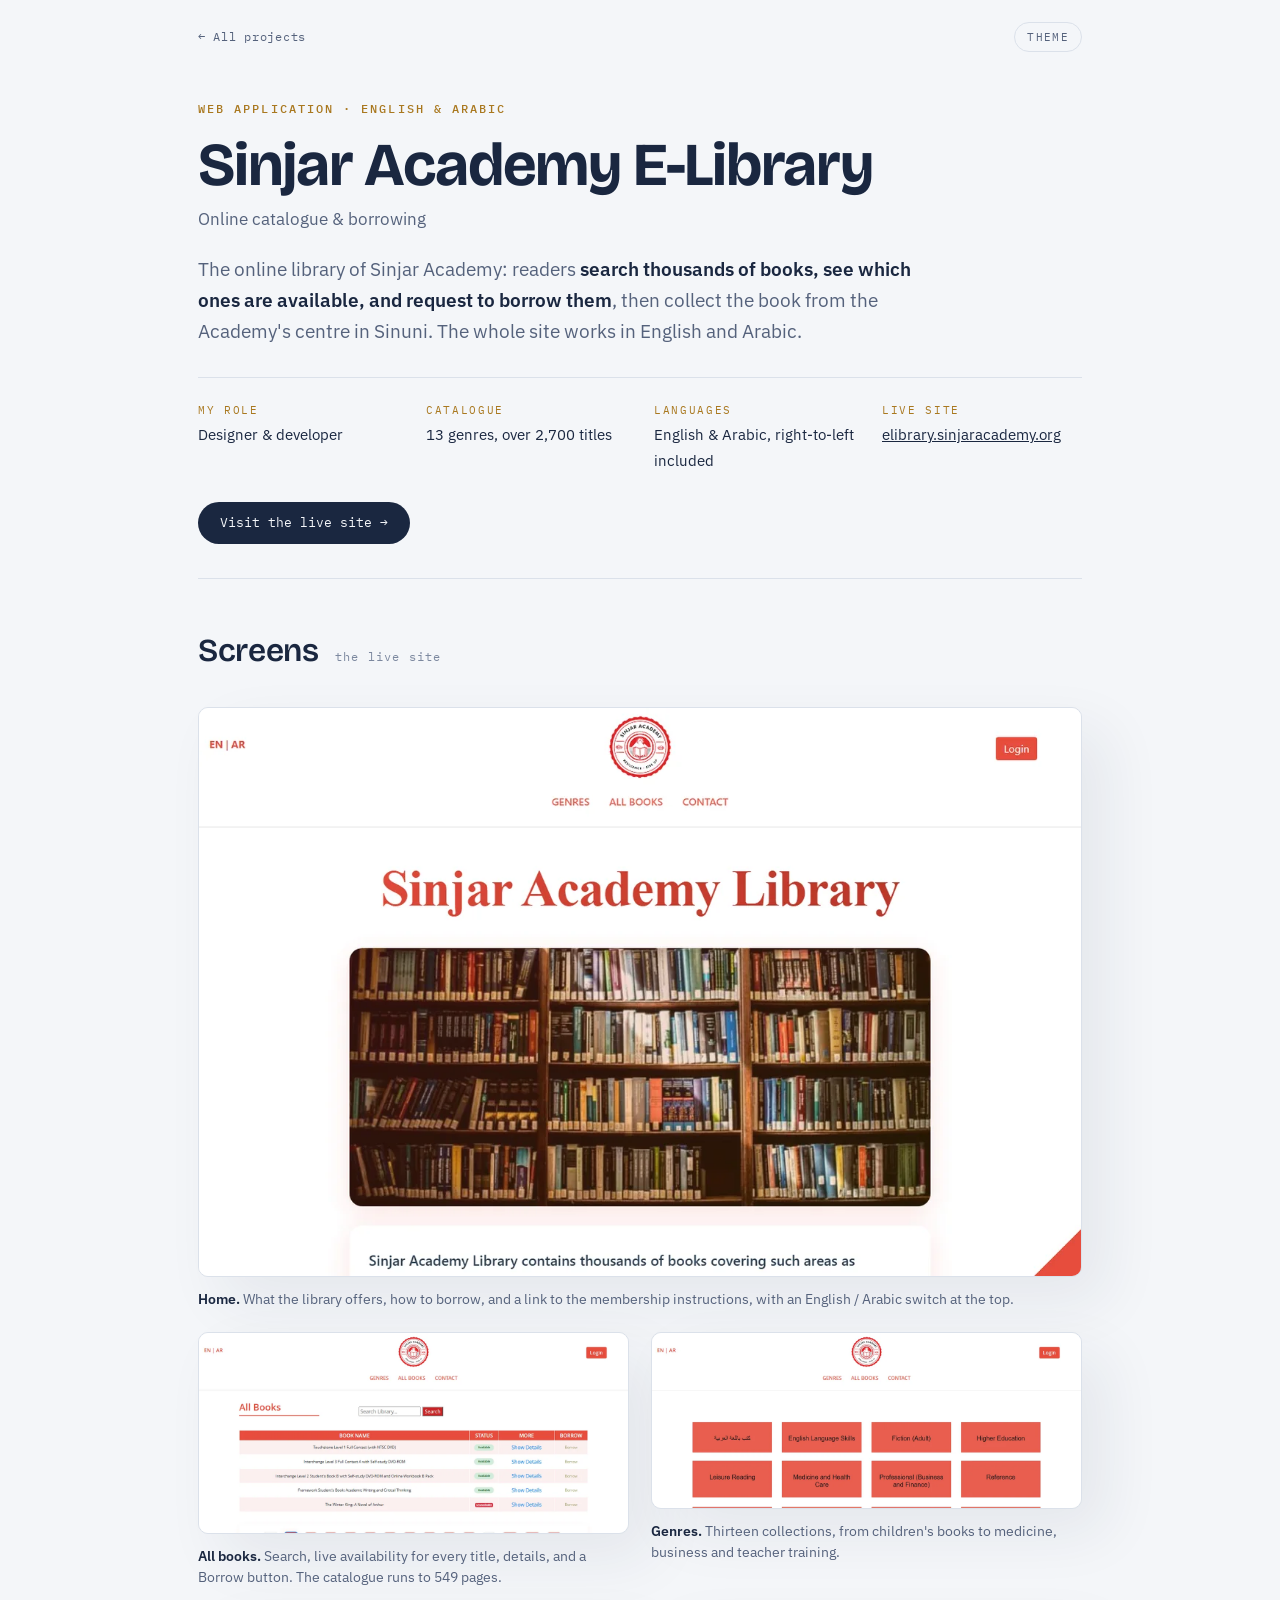
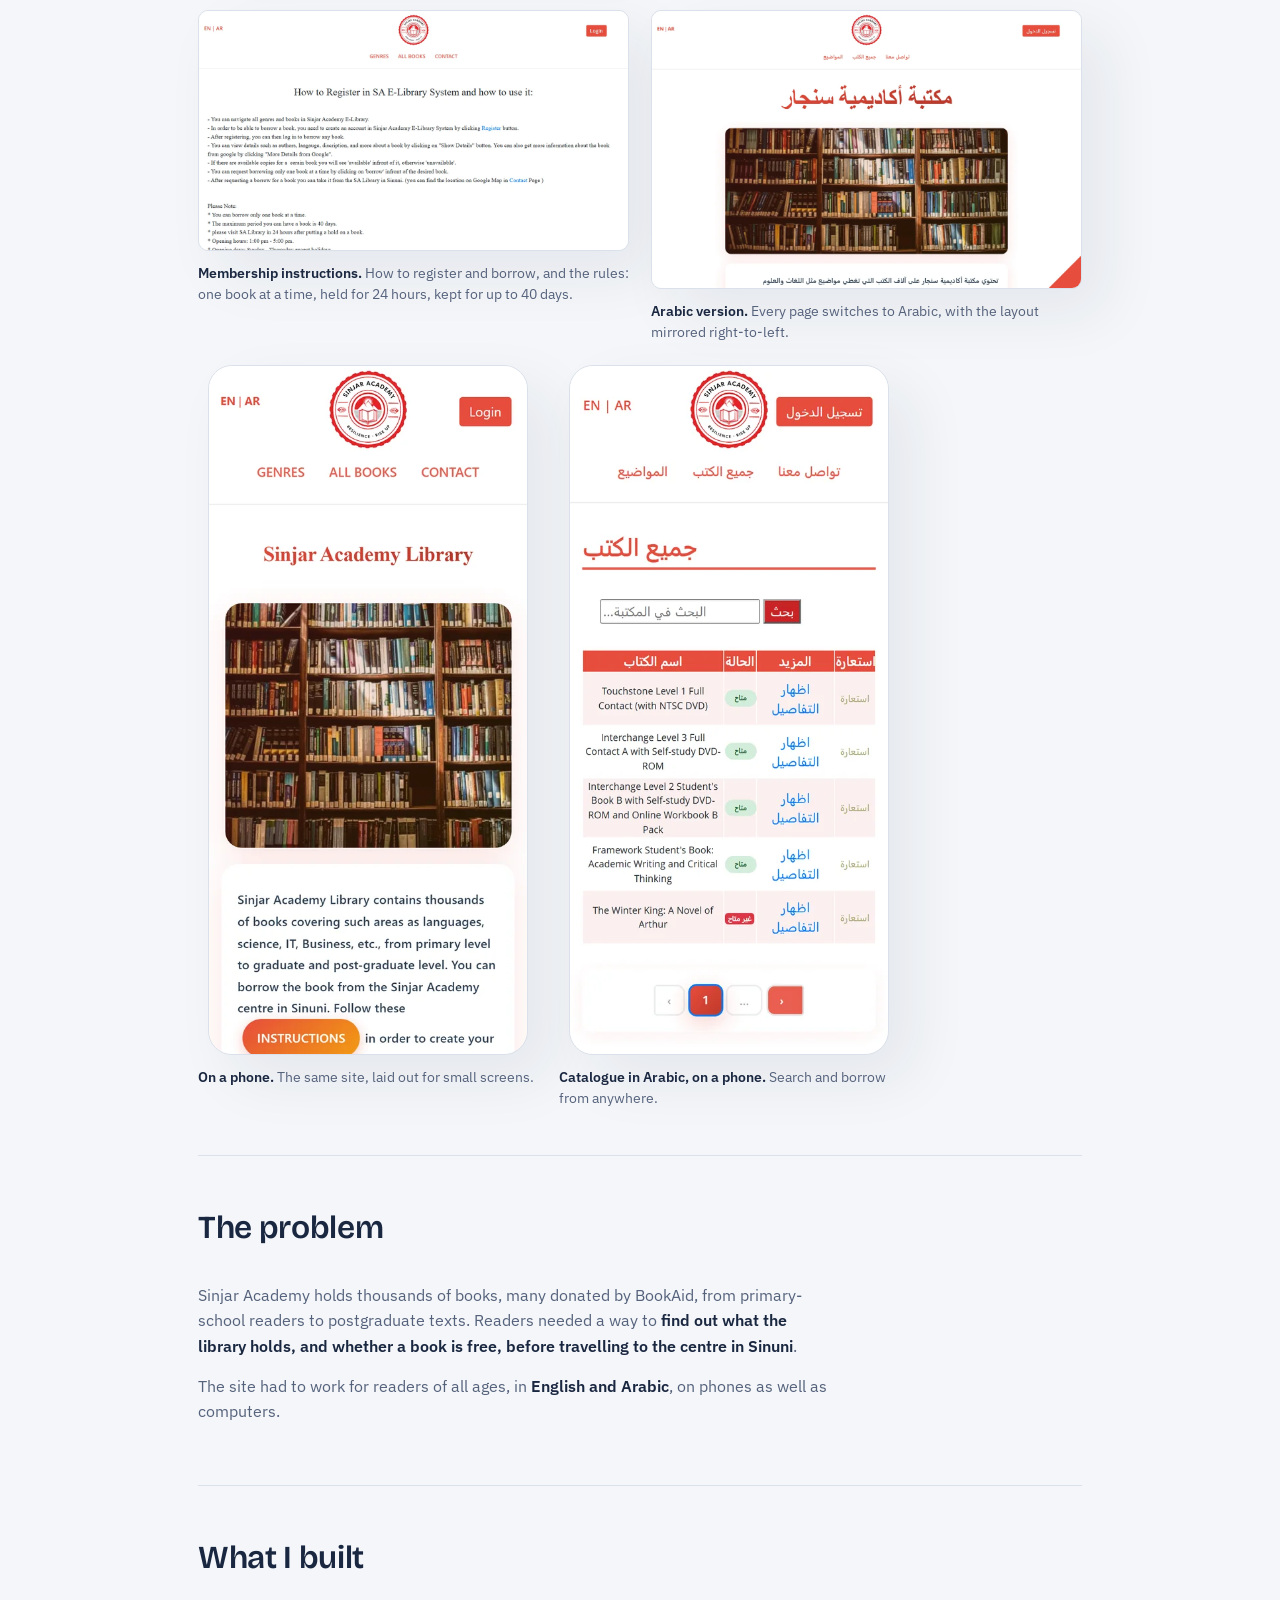
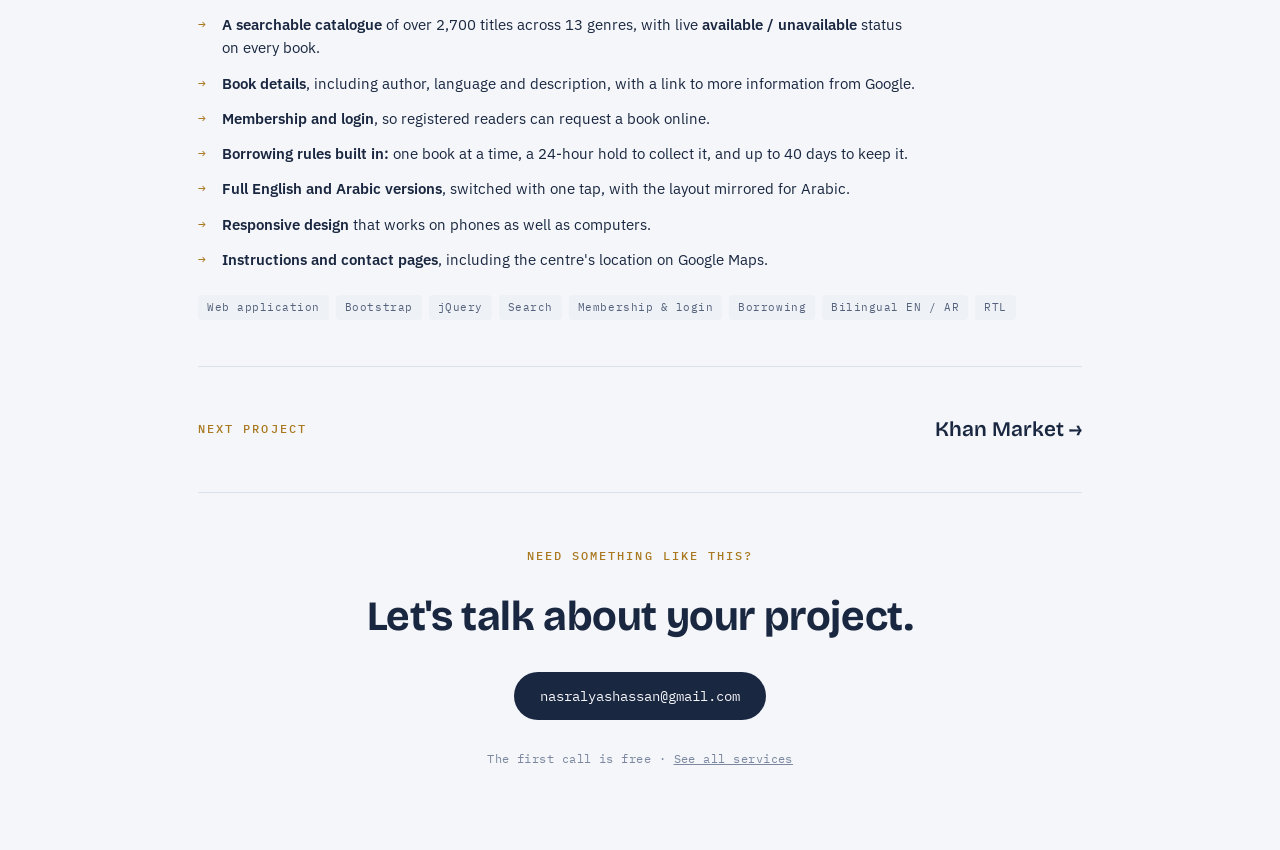
<file: projects/sinjar-academy-elibrary.html>
<!doctype html>
<html lang="en">
<head>
<meta charset="utf-8">
<meta name="viewport" content="width=device-width, initial-scale=1">
<title>Sinjar Academy E-Library · Nasr Alyas Hassan</title>
<meta name="description" content="An online library catalogue in English and Arabic: search thousands of books, check availability and request to borrow from the Sinjar Academy centre. Built by Nasr Alyas Hassan.">
<meta property="og:title" content="Sinjar Academy E-Library">
<meta property="og:description" content="A bilingual online library catalogue with live availability and borrowing requests. Built by Nasr Alyas Hassan.">
<meta property="og:image" content="https://nasralyas1.github.io/assets/projects/sinjar-academy-elibrary/home.webp">
<link rel="preconnect" href="https://fonts.googleapis.com">
<link rel="preconnect" href="https://fonts.gstatic.com" crossorigin>
<link rel="stylesheet" href="https://fonts.googleapis.com/css2?family=Bricolage+Grotesque:opsz,wght@12..96,600;12..96,700&family=IBM+Plex+Mono:wght@400;500;600&family=IBM+Plex+Sans:wght@400;500;600;700&display=swap">
<link rel="stylesheet" href="../assets/site.css">
</head>
<body>

<div class="wrap">
  <div class="topbar">
    <a class="back" href="../index.html#work">← All projects</a>
    <button class="theme-btn" id="themeToggle" aria-label="Toggle color theme">Theme</button>
  </div>

  <header class="case-hero">
    <span class="label">Web application · English &amp; Arabic</span>
    <h1>Sinjar Academy E-Library</h1>
    <p class="sub">Online catalogue &amp; borrowing</p>
    <p class="lede">The online library of Sinjar Academy: readers <b>search thousands of books, see which ones are available, and request to borrow them</b>, then collect the book from the Academy's centre in Sinuni. The whole site works in English and Arabic.</p>
    <div class="facts">
      <div class="fact"><span class="k">My role</span><span class="v">Designer &amp; developer</span></div>
      <div class="fact"><span class="k">Catalogue</span><span class="v">13 genres, over 2,700 titles</span></div>
      <div class="fact"><span class="k">Languages</span><span class="v">English &amp; Arabic, right-to-left included</span></div>
      <div class="fact"><span class="k">Live site</span><span class="v"><a href="https://elibrary.sinjaracademy.org" target="_blank" rel="noopener">elibrary.sinjaracademy.org</a></span></div>
    </div>
    <div class="btn-row">
      <a class="btn primary" href="https://elibrary.sinjaracademy.org" target="_blank" rel="noopener">Visit the live site →</a>
    </div>
  </header>

  <section>
    <div class="sec-head">
      <h2>Screens</h2>
      <span class="count">the live site</span>
    </div>
    <div class="shots">
      <figure class="shot">
        <img src="../assets/projects/sinjar-academy-elibrary/home.webp" width="1200" height="773" loading="lazy" alt="Sinjar Academy Library home page: the Academy logo, menu with Genres, All Books and Contact, an English/Arabic switch, a login button, a photo of library shelves and an introduction to the collection.">
        <figcaption><b>Home.</b> What the library offers, how to borrow, and a link to the membership instructions, with an English / Arabic switch at the top.</figcaption>
      </figure>
    </div>
    <div class="shots two">
      <figure class="shot">
        <img src="../assets/projects/sinjar-academy-elibrary/all-books.webp" width="1200" height="562" loading="lazy" alt="The All Books catalogue: a search box and a table listing book names, each with an available or unavailable status, a Show Details link and a Borrow button, above page numbers running to 549.">
        <figcaption><b>All books.</b> Search, live availability for every title, details, and a Borrow button. The catalogue runs to 549 pages.</figcaption>
      </figure>
      <figure class="shot">
        <img src="../assets/projects/sinjar-academy-elibrary/genres.webp" width="1200" height="492" loading="lazy" alt="Thirteen genre buttons, including Arabic language books, English Language Skills, Fiction, Higher Education, Medicine and Health Care, Business and Finance, Teacher Training and Children and Primary.">
        <figcaption><b>Genres.</b> Thirteen collections, from children's books to medicine, business and teacher training.</figcaption>
      </figure>
      <figure class="shot">
        <img src="../assets/projects/sinjar-academy-elibrary/instructions.webp" width="1200" height="668" loading="lazy" alt="Instructions page explaining how to register, view book details, request to borrow a book, and the borrowing rules and opening hours.">
        <figcaption><b>Membership instructions.</b> How to register and borrow, and the rules: one book at a time, held for 24 hours, kept for up to 40 days.</figcaption>
      </figure>
      <figure class="shot">
        <img src="../assets/projects/sinjar-academy-elibrary/home-arabic.webp" width="1200" height="773" loading="lazy" alt="The same home page in Arabic, with the layout mirrored right-to-left.">
        <figcaption><b>Arabic version.</b> Every page switches to Arabic, with the layout mirrored right-to-left.</figcaption>
      </figure>
    </div>
    <div class="shots phones" style="max-width:700px">
      <figure class="shot">
        <img src="../assets/projects/sinjar-academy-elibrary/home-phone.webp" width="480" height="1039" loading="lazy" alt="The home page on a phone.">
        <figcaption><b>On a phone.</b> The same site, laid out for small screens.</figcaption>
      </figure>
      <figure class="shot">
        <img src="../assets/projects/sinjar-academy-elibrary/books-arabic-phone.webp" width="480" height="1039" loading="lazy" alt="The book catalogue in Arabic on a phone, with search, availability and borrow links.">
        <figcaption><b>Catalogue in Arabic, on a phone.</b> Search and borrow from anywhere.</figcaption>
      </figure>
    </div>
  </section>

  <section>
    <div class="sec-head">
      <h2>The problem</h2>
    </div>
    <div class="prose">
      <p>Sinjar Academy holds thousands of books, many donated by BookAid, from primary-school readers to postgraduate texts. Readers needed a way to <b>find out what the library holds, and whether a book is free, before travelling to the centre in Sinuni</b>.</p>
      <p>The site had to work for readers of all ages, in <b>English and Arabic</b>, on phones as well as computers.</p>
    </div>
  </section>

  <section>
    <div class="sec-head">
      <h2>What I built</h2>
    </div>
    <ul class="feature-list">
      <li><b>A searchable catalogue</b> of over 2,700 titles across 13 genres, with live <b>available / unavailable</b> status on every book.</li>
      <li><b>Book details</b>, including author, language and description, with a link to more information from Google.</li>
      <li><b>Membership and login</b>, so registered readers can request a book online.</li>
      <li><b>Borrowing rules built in:</b> one book at a time, a 24-hour hold to collect it, and up to 40 days to keep it.</li>
      <li><b>Full English and Arabic versions</b>, switched with one tap, with the layout mirrored for Arabic.</li>
      <li><b>Responsive design</b> that works on phones as well as computers.</li>
      <li><b>Instructions and contact pages</b>, including the centre's location on Google Maps.</li>
    </ul>
    <div class="tags" style="margin-top:24px">
      <span class="tag">Web application</span><span class="tag">Bootstrap</span><span class="tag">jQuery</span><span class="tag">Search</span><span class="tag">Membership &amp; login</span><span class="tag">Borrowing</span><span class="tag">Bilingual EN / AR</span><span class="tag">RTL</span>
    </div>
  </section>

  <section>
    <div class="next-proj">
      <span class="label">Next project</span>
      <a href="khan-market.html">Khan Market →</a>
    </div>
  </section>

  <footer>
    <span class="label">Need something like this?</span>
    <p class="big">Let's talk about your project.</p>
    <a class="cta" href="mailto:nasralyashassan@gmail.com?subject=Project%20enquiry">nasralyashassan@gmail.com</a>
    <p class="fine">The first call is free · <a href="../index.html#services" style="color:inherit">See all services</a></p>
  </footer>
</div>

<script src="../assets/theme.js"></script>
</body>
</html>
</file>
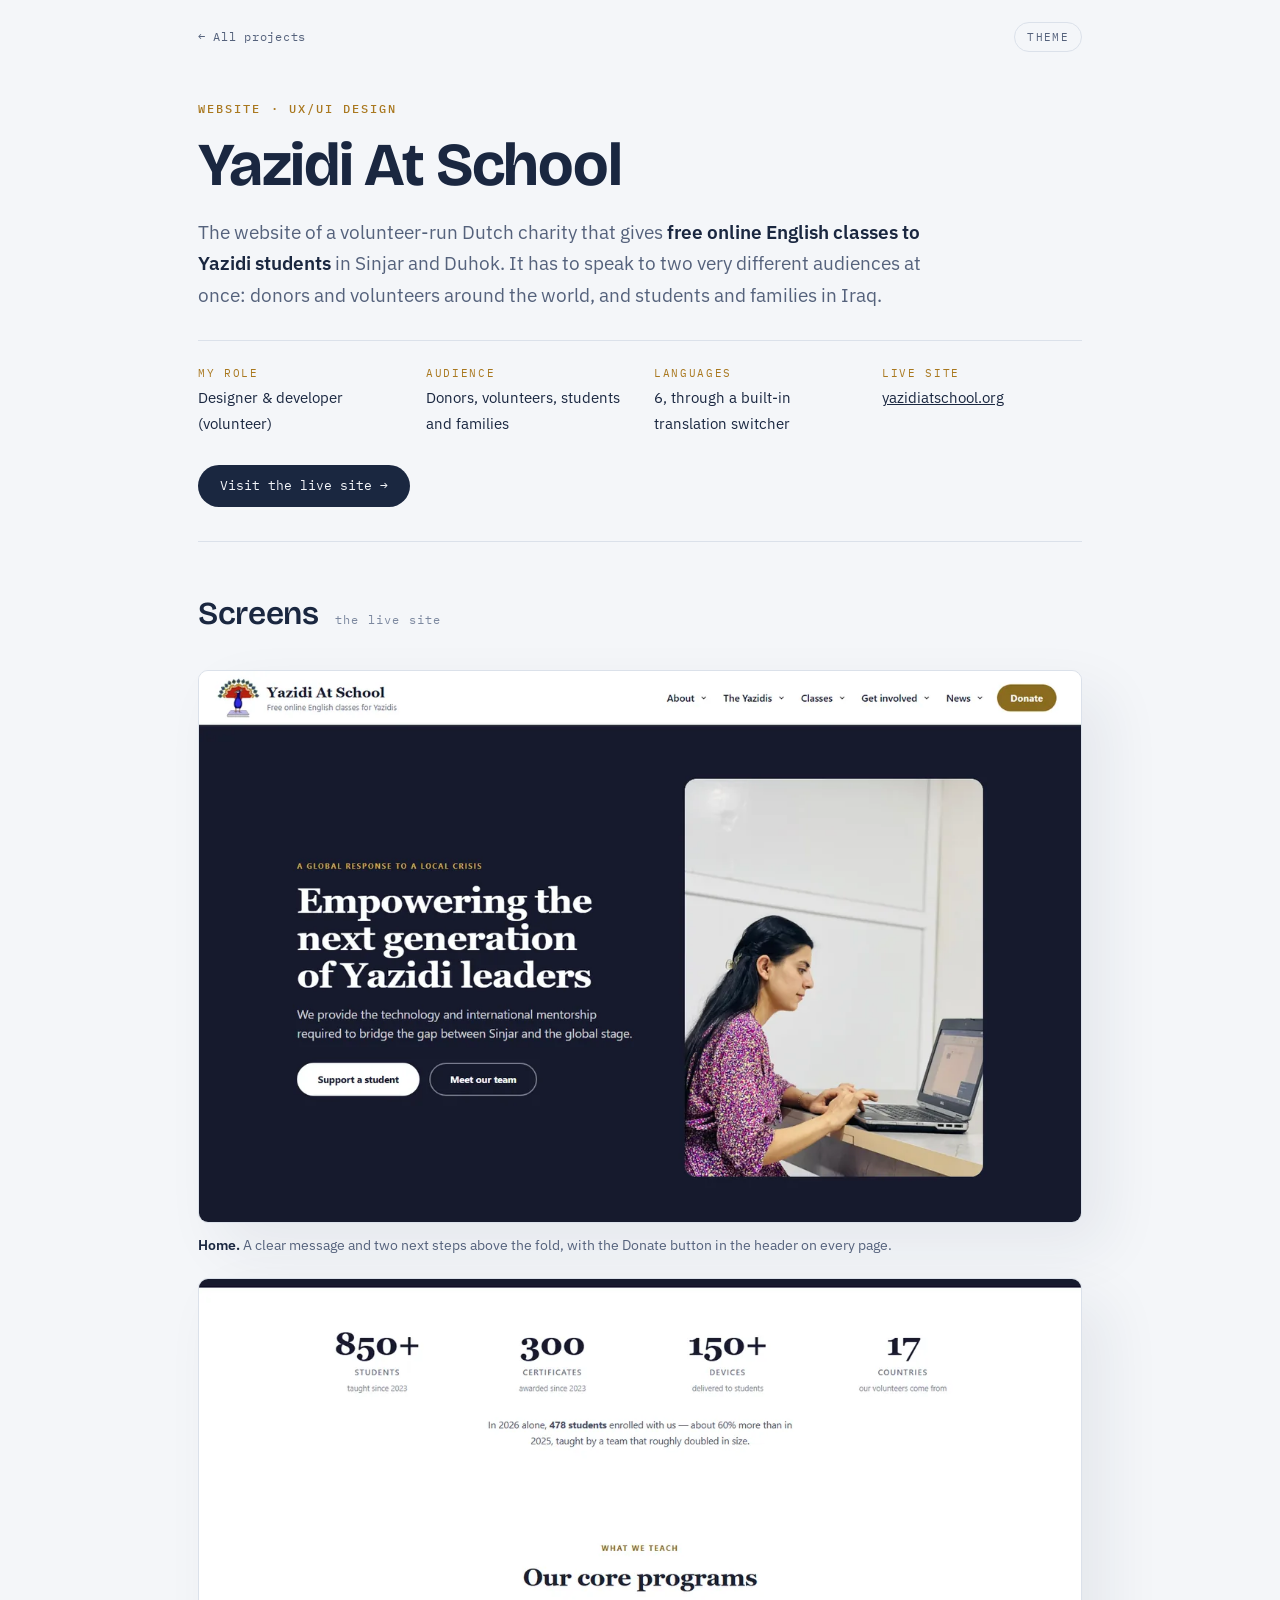
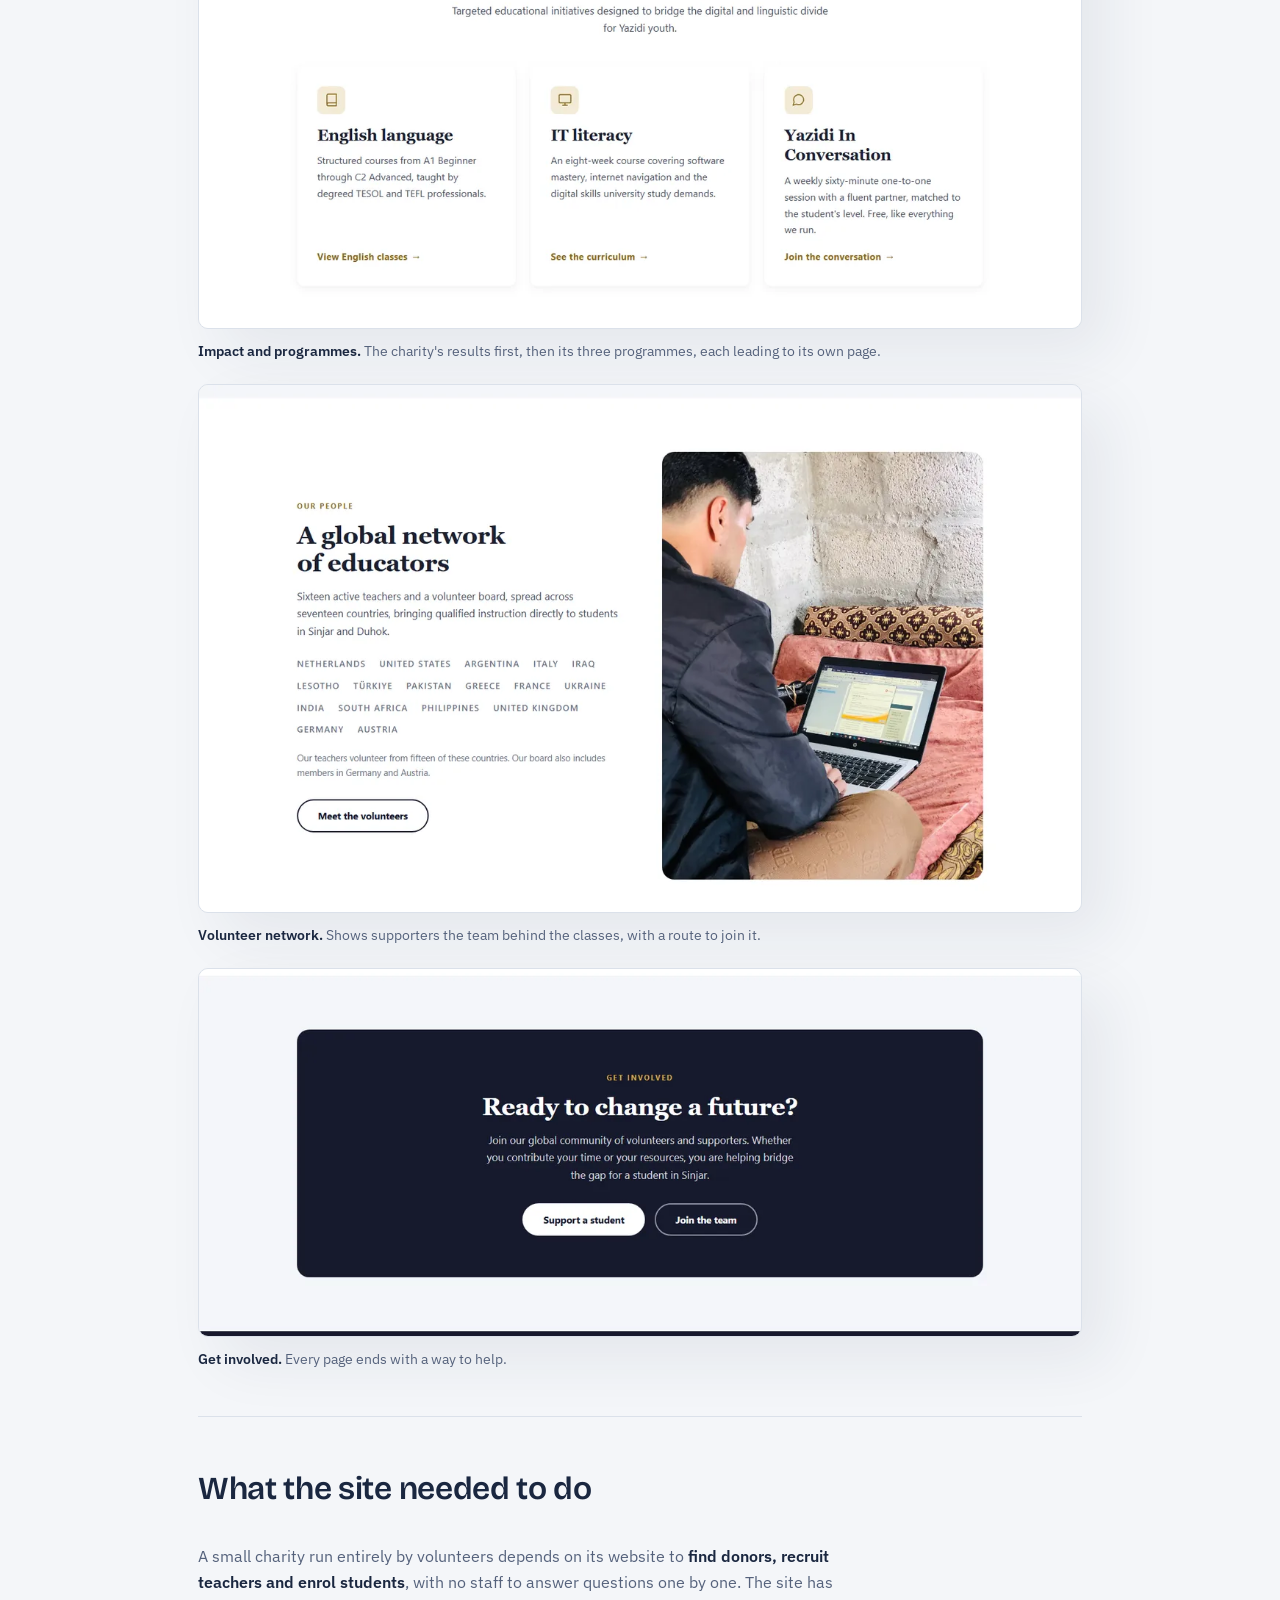
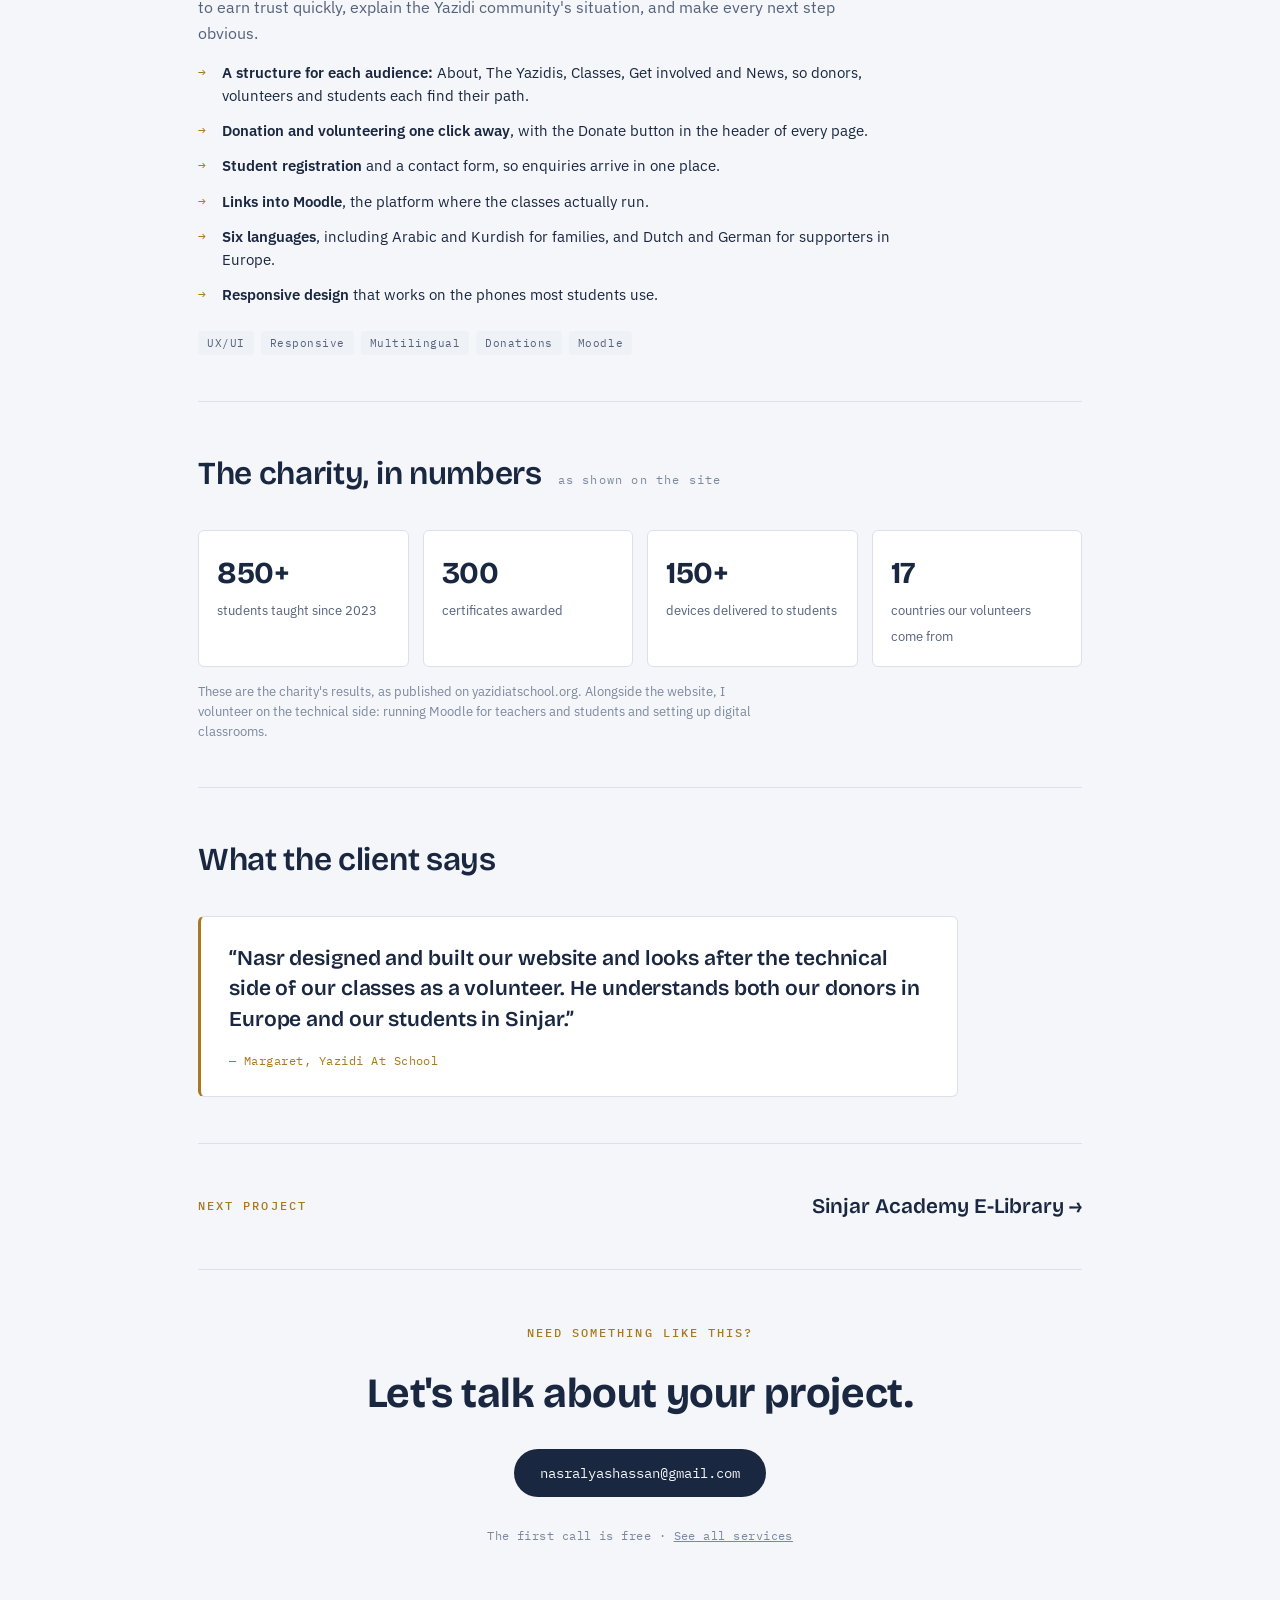
<file: projects/yazidi-at-school.html>
<!doctype html>
<html lang="en">
<head>
<meta charset="utf-8">
<meta name="viewport" content="width=device-width, initial-scale=1">
<title>Yazidi At School Website · Nasr Alyas Hassan</title>
<meta name="description" content="The website of Yazidi At School, a volunteer-run charity giving free online English classes to Yazidi students. Designed and built by Nasr Alyas Hassan.">
<meta property="og:title" content="Yazidi At School — Website">
<meta property="og:description" content="Website for a volunteer-run charity giving free online English classes to Yazidi students. Designed and built by Nasr Alyas Hassan.">
<meta property="og:image" content="https://nasralyas1.github.io/assets/projects/yazidi-at-school/home-hero.webp">
<link rel="preconnect" href="https://fonts.googleapis.com">
<link rel="preconnect" href="https://fonts.gstatic.com" crossorigin>
<link rel="stylesheet" href="https://fonts.googleapis.com/css2?family=Bricolage+Grotesque:opsz,wght@12..96,600;12..96,700&family=IBM+Plex+Mono:wght@400;500;600&family=IBM+Plex+Sans:wght@400;500;600;700&display=swap">
<link rel="stylesheet" href="../assets/site.css">
</head>
<body>

<div class="wrap">
  <div class="topbar">
    <a class="back" href="../index.html#work">← All projects</a>
    <button class="theme-btn" id="themeToggle" aria-label="Toggle color theme">Theme</button>
  </div>

  <header class="case-hero">
    <span class="label">Website · UX/UI design</span>
    <h1>Yazidi At School</h1>
    <p class="lede">The website of a volunteer-run Dutch charity that gives <b>free online English classes to Yazidi students</b> in Sinjar and Duhok. It has to speak to two very different audiences at once: donors and volunteers around the world, and students and families in Iraq.</p>
    <div class="facts">
      <div class="fact"><span class="k">My role</span><span class="v">Designer &amp; developer (volunteer)</span></div>
      <div class="fact"><span class="k">Audience</span><span class="v">Donors, volunteers, students and families</span></div>
      <div class="fact"><span class="k">Languages</span><span class="v">6, through a built-in translation switcher</span></div>
      <div class="fact"><span class="k">Live site</span><span class="v"><a href="https://yazidiatschool.org" target="_blank" rel="noopener">yazidiatschool.org</a></span></div>
    </div>
    <div class="btn-row">
      <a class="btn primary" href="https://yazidiatschool.org" target="_blank" rel="noopener">Visit the live site →</a>
    </div>
  </header>

  <section>
    <div class="sec-head">
      <h2>Screens</h2>
      <span class="count">the live site</span>
    </div>
    <div class="shots">
      <figure class="shot">
        <img src="../assets/projects/yazidi-at-school/home-hero.webp" width="1200" height="750" loading="lazy" alt="Yazidi At School home page: the headline 'Empowering the next generation of Yazidi leaders', buttons to support a student or meet the team, and a photo of a student working on a laptop.">
        <figcaption><b>Home.</b> A clear message and two next steps above the fold, with the Donate button in the header on every page.</figcaption>
      </figure>
      <figure class="shot">
        <img src="../assets/projects/yazidi-at-school/impact-programs.webp" width="1200" height="883" loading="lazy" alt="Impact figures (850+ students, 300 certificates, 150+ devices, 17 countries) above three programme cards: English language, IT literacy and Yazidi In Conversation.">
        <figcaption><b>Impact and programmes.</b> The charity's results first, then its three programmes, each leading to its own page.</figcaption>
      </figure>
      <figure class="shot">
        <img src="../assets/projects/yazidi-at-school/volunteer-network.webp" width="1200" height="717" loading="lazy" alt="'A global network of educators' section listing the countries volunteers come from, next to a photo of a student studying on a laptop.">
        <figcaption><b>Volunteer network.</b> Shows supporters the team behind the classes, with a route to join it.</figcaption>
      </figure>
      <figure class="shot">
        <img src="../assets/projects/yazidi-at-school/get-involved.webp" width="1200" height="500" loading="lazy" alt="Call-to-action panel: 'Ready to change a future?' with buttons to support a student or join the team.">
        <figcaption><b>Get involved.</b> Every page ends with a way to help.</figcaption>
      </figure>
    </div>
  </section>

  <section>
    <div class="sec-head">
      <h2>What the site needed to do</h2>
    </div>
    <div class="prose">
      <p>A small charity run entirely by volunteers depends on its website to <b>find donors, recruit teachers and enrol students</b>, with no staff to answer questions one by one. The site has to earn trust quickly, explain the Yazidi community's situation, and make every next step obvious.</p>
    </div>
    <ul class="feature-list">
      <li><b>A structure for each audience:</b> About, The Yazidis, Classes, Get involved and News, so donors, volunteers and students each find their path.</li>
      <li><b>Donation and volunteering one click away</b>, with the Donate button in the header of every page.</li>
      <li><b>Student registration</b> and a contact form, so enquiries arrive in one place.</li>
      <li><b>Links into Moodle</b>, the platform where the classes actually run.</li>
      <li><b>Six languages</b>, including Arabic and Kurdish for families, and Dutch and German for supporters in Europe.</li>
      <li><b>Responsive design</b> that works on the phones most students use.</li>
    </ul>
    <div class="tags" style="margin-top:24px">
      <span class="tag">UX/UI</span><span class="tag">Responsive</span><span class="tag">Multilingual</span><span class="tag">Donations</span><span class="tag">Moodle</span>
    </div>
  </section>

  <section>
    <div class="sec-head">
      <h2>The charity, in numbers</h2>
      <span class="count">as shown on the site</span>
    </div>
    <div class="stats">
      <div class="stat"><span class="n">850+</span><span class="d">students taught since 2023</span></div>
      <div class="stat"><span class="n">300</span><span class="d">certificates awarded</span></div>
      <div class="stat"><span class="n">150+</span><span class="d">devices delivered to students</span></div>
      <div class="stat"><span class="n">17</span><span class="d">countries our volunteers come from</span></div>
    </div>
    <p class="note">These are the charity's results, as published on yazidiatschool.org. Alongside the website, I volunteer on the technical side: running Moodle for teachers and students and setting up digital classrooms.</p>
  </section>

  <section>
    <div class="sec-head">
      <h2>What the client says</h2>
    </div>
    <figure class="testimonial">
      <blockquote>
        <p>“Nasr designed and built our website and looks after the technical side of our classes as a volunteer. He understands both our donors in Europe and our students in Sinjar.”</p>
      </blockquote>
      <figcaption>— Margaret, Yazidi At School</figcaption>
    </figure>
  </section>

  <section>
    <div class="next-proj">
      <span class="label">Next project</span>
      <a href="sinjar-academy-elibrary.html">Sinjar Academy E-Library →</a>
    </div>
  </section>

  <footer>
    <span class="label">Need something like this?</span>
    <p class="big">Let's talk about your project.</p>
    <a class="cta" href="mailto:nasralyashassan@gmail.com?subject=Project%20enquiry">nasralyashassan@gmail.com</a>
    <p class="fine">The first call is free · <a href="../index.html#services" style="color:inherit">See all services</a></p>
  </footer>
</div>

<script src="../assets/theme.js"></script>
</body>
</html>
</file>
<file: assets/site.css>
:root {
  --paper: #F4F6F9;
  --surface: #FFFFFF;
  --surface-2: #EEF1F6;
  --ink: #1A2740;
  --slate: #55627C;
  --muted: #7C889F;
  --line: #DBE1EA;
  --gold: #A9781F;
  --gold-soft: #F3E9D4;
  --accent: #23406E;
  --good: #2E7D5B;
  --shadow: 24px 24px 60px rgba(26,39,64,.07);
  --serif: "Bricolage Grotesque", Georgia, serif;
  --sans: "IBM Plex Sans", system-ui, sans-serif;
  --mono: "IBM Plex Mono", ui-monospace, monospace;
}
@media (prefers-color-scheme: dark) {
  :root:not([data-theme="light"]) {
    --paper: #0E1524;
    --surface: #17223A;
    --surface-2: #1E2B47;
    --ink: #E9EDF5;
    --slate: #A7B3CB;
    --muted: #7B89A6;
    --line: #26324F;
    --gold: #E0B65E;
    --gold-soft: #2A2717;
    --accent: #7FA6E0;
    --good: #5FC79B;
    --shadow: 24px 24px 70px rgba(0,0,0,.35);
  }
}
:root[data-theme="dark"] {
  --paper: #0E1524;
  --surface: #17223A;
  --surface-2: #1E2B47;
  --ink: #E9EDF5;
  --slate: #A7B3CB;
  --muted: #7B89A6;
  --line: #26324F;
  --gold: #E0B65E;
  --gold-soft: #2A2717;
  --accent: #7FA6E0;
  --good: #5FC79B;
  --shadow: 24px 24px 70px rgba(0,0,0,.35);
}

* { box-sizing: border-box; }
body {
  margin: 0;
  background: var(--paper);
  color: var(--ink);
  font-family: var(--sans);
  font-size: 16px;
  line-height: 1.6;
  -webkit-font-smoothing: antialiased;
  transition: background .3s ease, color .3s ease;
}
.wrap { max-width: 940px; margin: 0 auto; padding: 0 28px; }

/* ---- eyebrow / mono labels ---- */
.label {
  font-family: var(--mono);
  font-size: 11.5px;
  font-weight: 500;
  letter-spacing: .18em;
  text-transform: uppercase;
  color: var(--gold);
}

/* ---- top bar ---- */
.topbar {
  display: flex; justify-content: space-between; align-items: center;
  padding: 22px 0 0; gap: 16px;
}
.topbar .mark {
  font-family: var(--mono); font-size: 13px; letter-spacing: .04em;
  color: var(--slate);
}
.topbar .mark b { color: var(--ink); font-weight: 600; }
.theme-btn {
  font-family: var(--mono); font-size: 11px; letter-spacing: .12em;
  text-transform: uppercase; color: var(--slate);
  background: transparent; border: 1px solid var(--line);
  padding: 7px 12px; border-radius: 999px; cursor: pointer;
  transition: border-color .2s, color .2s;
}
.theme-btn:hover { border-color: var(--gold); color: var(--ink); }
.theme-btn:focus-visible { outline: 2px solid var(--gold); outline-offset: 2px; }

/* ---- hero ---- */
header.hero { padding: 60px 0 40px; }
.hero .label { display: block; margin-bottom: 20px; }
.hero h1 {
  font-family: var(--serif); font-weight: 700;
  font-size: clamp(2.9rem, 8vw, 5.1rem); line-height: .98;
  letter-spacing: -.02em; margin: 0; text-wrap: balance;
}
.hero .arabic {
  font-size: clamp(1.1rem, 3vw, 1.5rem); color: var(--slate);
  margin: 14px 0 0; font-weight: 400; direction: rtl;
}
.hero .lede {
  font-size: clamp(1.05rem, 2.4vw, 1.28rem); color: var(--slate);
  max-width: 33em; margin: 26px 0 0; line-height: 1.62;
}
.hero .lede b { color: var(--ink); font-weight: 600; }

/* ---- contact strip ---- */
.contact {
  display: flex; flex-wrap: wrap; gap: 10px 28px;
  margin-top: 34px; padding-top: 26px; border-top: 1px solid var(--line);
}
.contact a, .contact span {
  font-family: var(--mono); font-size: 13px; color: var(--slate);
  text-decoration: none; display: inline-flex; align-items: center; gap: 8px;
}
.contact a { color: var(--ink); border-bottom: 1px solid transparent; transition: border-color .2s; }
.contact a:hover { border-bottom-color: var(--gold); }
.contact .k { color: var(--gold); }

/* ---- section scaffold ---- */
section { padding: 46px 0; border-top: 1px solid var(--line); }
.sec-head { display: flex; align-items: baseline; gap: 16px; margin-bottom: 30px; }
.sec-head h2 {
  font-family: var(--serif); font-weight: 600;
  font-size: clamp(1.5rem, 4vw, 2rem); margin: 0; letter-spacing: -.01em;
}
.sec-head .count { font-family: var(--mono); font-size: 12px; color: var(--muted); letter-spacing: .1em; }

/* ---- projects ---- */
.project {
  display: grid; grid-template-columns: 1fr; gap: 4px;
  padding: 26px; border: 1px solid var(--line); border-radius: 6px;
  background: var(--surface); margin-bottom: 18px;
  transition: border-color .25s, transform .25s, box-shadow .25s;
}
.project:hover { border-color: var(--gold); transform: translateY(-2px); box-shadow: var(--shadow); }
.project .p-top { display: flex; justify-content: space-between; align-items: baseline; gap: 14px; flex-wrap: wrap; }
.project h3 { font-family: var(--serif); font-weight: 600; font-size: 1.42rem; margin: 0; letter-spacing: -.01em; }
.project .stack { font-family: var(--mono); font-size: 11.5px; color: var(--gold); letter-spacing: .04em; text-align: right; }
.project .p-desc { color: var(--slate); margin: 12px 0 16px; max-width: 60ch; }
.project ul { margin: 0; padding: 0; list-style: none; display: grid; gap: 9px; }
.project li { position: relative; padding-left: 22px; font-size: 14.5px; color: var(--ink); line-height: 1.5; }
.project li::before {
  content: "→"; position: absolute; left: 0; top: 0;
  font-family: var(--mono); color: var(--gold); font-size: 13px;
}
.project li .fig { font-family: var(--mono); color: var(--gold); font-weight: 500; }
.tags { display: flex; flex-wrap: wrap; gap: 7px; margin-top: 16px; }
.tag {
  font-family: var(--mono); font-size: 10.5px; letter-spacing: .05em;
  color: var(--slate); background: var(--surface-2);
  padding: 4px 9px; border-radius: 4px;
}

/* ---- skills ---- */
.skills { display: grid; grid-template-columns: repeat(auto-fit, minmax(220px, 1fr)); gap: 22px 32px; }
.skill-group h4 {
  font-family: var(--mono); font-size: 11px; letter-spacing: .16em; text-transform: uppercase;
  color: var(--gold); margin: 0 0 10px; font-weight: 600;
}
.skill-group p { margin: 0; color: var(--ink); font-size: 14.5px; line-height: 1.65; }

/* ---- experience / education rows ---- */
.row { display: grid; grid-template-columns: 130px 1fr; gap: 20px; padding: 18px 0; border-top: 1px solid var(--line); }
.row:first-of-type { border-top: none; }
.row .when { font-family: var(--mono); font-size: 12.5px; color: var(--muted); letter-spacing: .02em; padding-top: 3px; }
.row .what h4 { margin: 0 0 3px; font-size: 1.06rem; font-weight: 600; font-family: var(--serif); }
.row .what .org { color: var(--gold); font-size: 13.5px; font-family: var(--mono); }
.row .what p { margin: 8px 0 0; color: var(--slate); font-size: 14px; max-width: 62ch; }
.row .what .grade { color: var(--slate); font-size: 13px; margin-top: 8px; line-height: 1.6; }
.row .what .grade b { color: var(--ink); font-weight: 600; }

/* ---- services ---- */
.svc-intro { color: var(--slate); max-width: 62ch; margin: -12px 0 26px; }
.svc-intro b { color: var(--ink); font-weight: 600; }
.svc-grid { display: grid; grid-template-columns: repeat(auto-fit, minmax(260px, 1fr)); gap: 16px; }
.svc {
  padding: 22px; border: 1px solid var(--line); border-radius: 6px; background: var(--surface);
  display: flex; flex-direction: column; transition: border-color .25s, transform .25s, box-shadow .25s;
}
.svc:hover { border-color: var(--gold); transform: translateY(-2px); box-shadow: var(--shadow); }
.svc h3 { font-family: var(--serif); font-weight: 600; font-size: 1.16rem; margin: 0 0 8px; letter-spacing: -.01em; }
.svc p { margin: 0; color: var(--slate); font-size: 14.5px; line-height: 1.55; }
.svc .proof { margin-top: auto; padding-top: 14px; font-family: var(--mono); font-size: 11.5px; color: var(--gold); letter-spacing: .03em; }
.svc.wide { grid-column: 1 / -1; border-color: var(--gold); background: linear-gradient(135deg, var(--surface) 60%, var(--gold-soft)); }
.svc.wide p { max-width: 70ch; }
.steps { display: grid; grid-template-columns: repeat(auto-fit, minmax(190px, 1fr)); gap: 14px 24px; margin-top: 30px; padding: 22px 24px; border-radius: 6px; background: var(--surface-2); }
.step { font-size: 14px; color: var(--ink); line-height: 1.5; }
.step .n { display: block; font-family: var(--mono); font-size: 11px; letter-spacing: .14em; color: var(--gold); margin-bottom: 4px; }
.step span.sub { color: var(--slate); }
.svc-fine { margin: 16px 0 0; font-family: var(--mono); font-size: 12px; color: var(--muted); letter-spacing: .02em; }
.hero-cta {
  display: inline-block; margin-top: 26px; font-family: var(--mono); font-size: 13px;
  color: var(--paper); background: var(--ink); text-decoration: none;
  padding: 11px 22px; border-radius: 999px; transition: background .2s, transform .2s;
}
.hero-cta:hover { background: var(--gold); transform: translateY(-2px); }

/* ---- footer ---- */
footer { padding: 54px 0 70px; border-top: 1px solid var(--line); text-align: center; }
footer .label { display: block; margin-bottom: 18px; }
footer .big {
  font-family: var(--serif); font-weight: 700; font-size: clamp(1.8rem, 5vw, 2.6rem);
  letter-spacing: -.01em; margin: 0 0 22px;
}
footer a.cta {
  font-family: var(--mono); font-size: 14px; color: var(--paper);
  background: var(--ink); text-decoration: none; padding: 13px 26px;
  border-radius: 999px; display: inline-block; transition: background .2s, transform .2s;
}
footer a.cta:hover { background: var(--gold); transform: translateY(-2px); }
footer .fine { margin-top: 30px; font-family: var(--mono); font-size: 11.5px; color: var(--muted); letter-spacing: .04em; }

@media (max-width: 620px) {
  .row { grid-template-columns: 1fr; gap: 4px; }
  .row .when { padding-top: 0; }
  .project .stack { text-align: left; }
}
@media (prefers-reduced-motion: reduce) {
  * { transition: none !important; }
}

/* ===================== project case-study pages ===================== */
.back { font-family: var(--mono); font-size: 12px; color: var(--slate); text-decoration: none; letter-spacing: .06em; }
.back:hover { color: var(--gold); }
.case-hero { padding: 48px 0 34px; }
.case-hero .label { display: block; margin-bottom: 16px; }
.case-hero h1 {
  font-family: var(--serif); font-weight: 700; font-size: clamp(2.3rem, 6.5vw, 3.8rem);
  line-height: 1.02; letter-spacing: -.02em; margin: 0; text-wrap: balance;
}
.case-hero .sub { color: var(--slate); font-size: 1.05rem; margin: 10px 0 0; }
.case-hero .lede { font-size: clamp(1.02rem, 2.3vw, 1.2rem); color: var(--slate); max-width: 38em; margin: 20px 0 0; line-height: 1.62; }
.case-hero .lede b { color: var(--ink); font-weight: 600; }
.facts {
  display: grid; grid-template-columns: repeat(auto-fit, minmax(180px, 1fr)); gap: 16px 28px;
  margin-top: 30px; padding-top: 24px; border-top: 1px solid var(--line);
}
.fact .k { display: block; font-family: var(--mono); font-size: 10.5px; letter-spacing: .16em; text-transform: uppercase; color: var(--gold); margin-bottom: 4px; }
.fact .v { font-size: 14.5px; color: var(--ink); line-height: 1.5; }
.fact .v a { color: var(--ink); }
.btn-row { display: flex; flex-wrap: wrap; gap: 12px; margin-top: 28px; }
.btn {
  font-family: var(--mono); font-size: 13px; text-decoration: none; padding: 11px 22px;
  border-radius: 999px; transition: background .2s, transform .2s, border-color .2s;
}
.btn.primary { color: var(--paper); background: var(--ink); }
.btn.primary:hover { background: var(--gold); transform: translateY(-2px); }
.btn.ghost { color: var(--ink); border: 1px solid var(--line); }
.btn.ghost:hover { border-color: var(--gold); }
.shots { display: grid; gap: 22px; }
.shots.phones { grid-template-columns: repeat(auto-fit, minmax(210px, 1fr)); }
.shot { margin: 0; }
.shot img {
  width: 100%; height: auto; display: block; border-radius: 10px;
  border: 1px solid var(--line); box-shadow: var(--shadow); background: var(--surface);
}
.shots.phones .shot img { border-radius: 24px; max-width: 320px; margin: 0 auto; }
.shot figcaption { font-size: 13.5px; color: var(--slate); margin-top: 12px; line-height: 1.55; }
.shot figcaption b { color: var(--ink); font-weight: 600; }
.prose p { color: var(--slate); max-width: 64ch; margin: 0 0 14px; }
.prose p b { color: var(--ink); font-weight: 600; }
.feature-list { margin: 0; padding: 0; list-style: none; display: grid; gap: 12px; max-width: 72ch; }
.feature-list li { position: relative; padding-left: 24px; font-size: 15px; line-height: 1.55; }
.feature-list li::before { content: "→"; position: absolute; left: 0; top: 2px; font-family: var(--mono); color: var(--gold); font-size: 13px; }
.feature-list li b { font-weight: 600; }
.stats { display: grid; grid-template-columns: repeat(auto-fit, minmax(140px, 1fr)); gap: 14px; }
.stat { padding: 18px; border: 1px solid var(--line); border-radius: 6px; background: var(--surface); }
.stat .n { font-family: var(--serif); font-weight: 700; font-size: 1.9rem; letter-spacing: -.01em; display: block; }
.stat .d { font-size: 13px; color: var(--slate); }
.note { font-size: 12.5px; color: var(--muted); margin: 14px 0 0; max-width: 70ch; }
.next-proj { display: flex; justify-content: space-between; align-items: center; gap: 16px; flex-wrap: wrap; }
.next-proj a { font-family: var(--serif); font-weight: 600; font-size: 1.3rem; color: var(--ink); text-decoration: none; }
.next-proj a:hover { color: var(--gold); }

/* project cards on the home page that link to their own page */
.project.has-page { position: relative; cursor: pointer; }
.project .more {
  font-family: var(--mono); font-size: 12.5px; color: var(--gold); text-decoration: none;
  margin-top: 16px; display: inline-block; letter-spacing: .03em;
}
.project .more::after { content: ""; position: absolute; inset: 0; } /* whole card is the link */
.project.has-page:hover .more { text-decoration: underline; }
.project .more:focus-visible { outline: 2px solid var(--gold); outline-offset: 3px; }

/* ===================== client testimonials ===================== */
.testimonial {
  margin: 0; padding: 26px 28px; border: 1px solid var(--line); border-left: 3px solid var(--gold);
  border-radius: 6px; background: var(--surface); max-width: 760px;
}
.testimonial blockquote { margin: 0; }
.testimonial blockquote p {
  margin: 0; font-family: var(--serif); font-weight: 600; font-size: clamp(1.1rem, 2.4vw, 1.32rem);
  line-height: 1.45; letter-spacing: -.005em; color: var(--ink);
}
.testimonial .original { margin: 14px 0 0; font-size: 15px; color: var(--slate); line-height: 1.7; }
.testimonial figcaption { margin-top: 16px; font-family: var(--mono); font-size: 12px; color: var(--gold); letter-spacing: .04em; }
.testimonial figcaption .tr { color: var(--muted); }
.quotes { display: grid; grid-template-columns: repeat(auto-fit, minmax(260px, 1fr)); gap: 16px; }
.quotes .testimonial { max-width: none; padding: 22px; display: flex; flex-direction: column; }
.quotes .testimonial blockquote p { font-size: 1.04rem; }
.quotes .testimonial figcaption { margin-top: auto; padding-top: 16px; }
.quotes .testimonial figcaption a { color: inherit; }

/* two desktop screenshots side by side, stacking on narrow screens */
.shots.two { grid-template-columns: repeat(auto-fit, minmax(340px, 1fr)); }
.shots + .shots { margin-top: 22px; }
</file>
